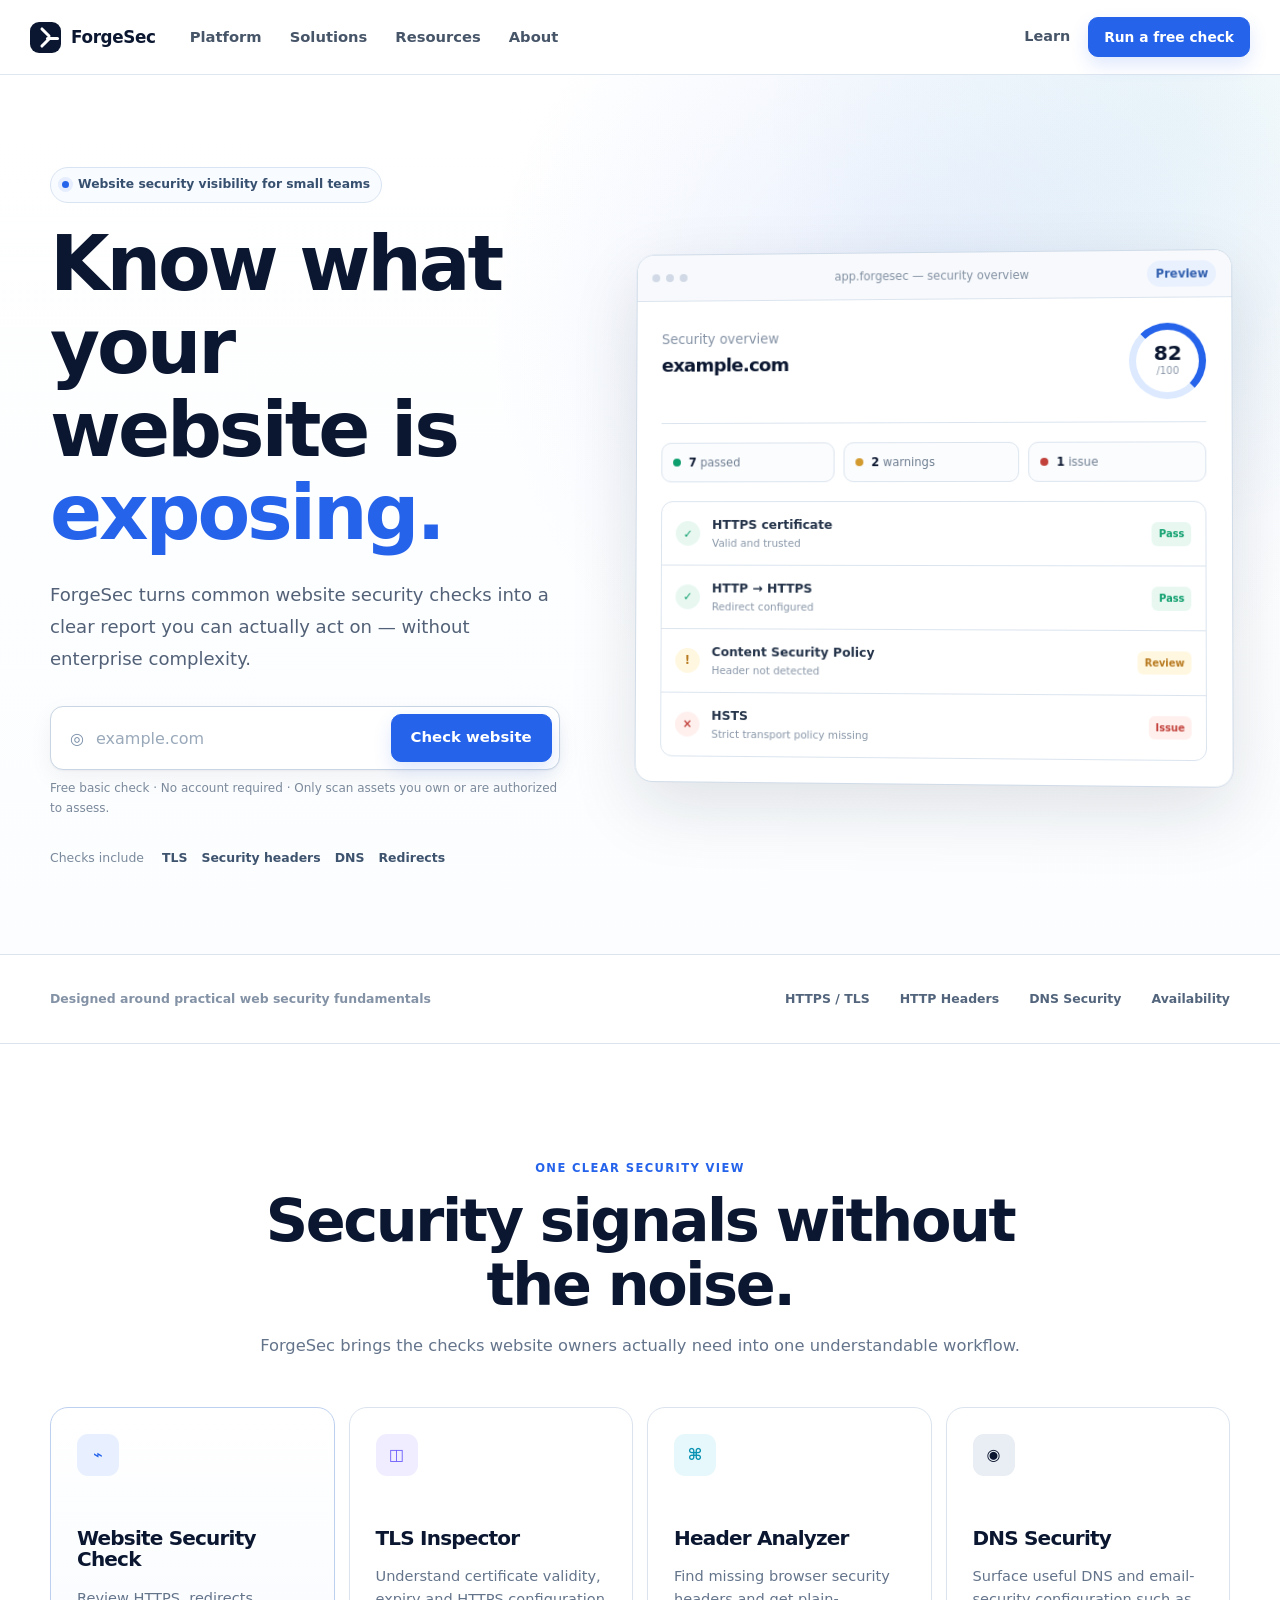
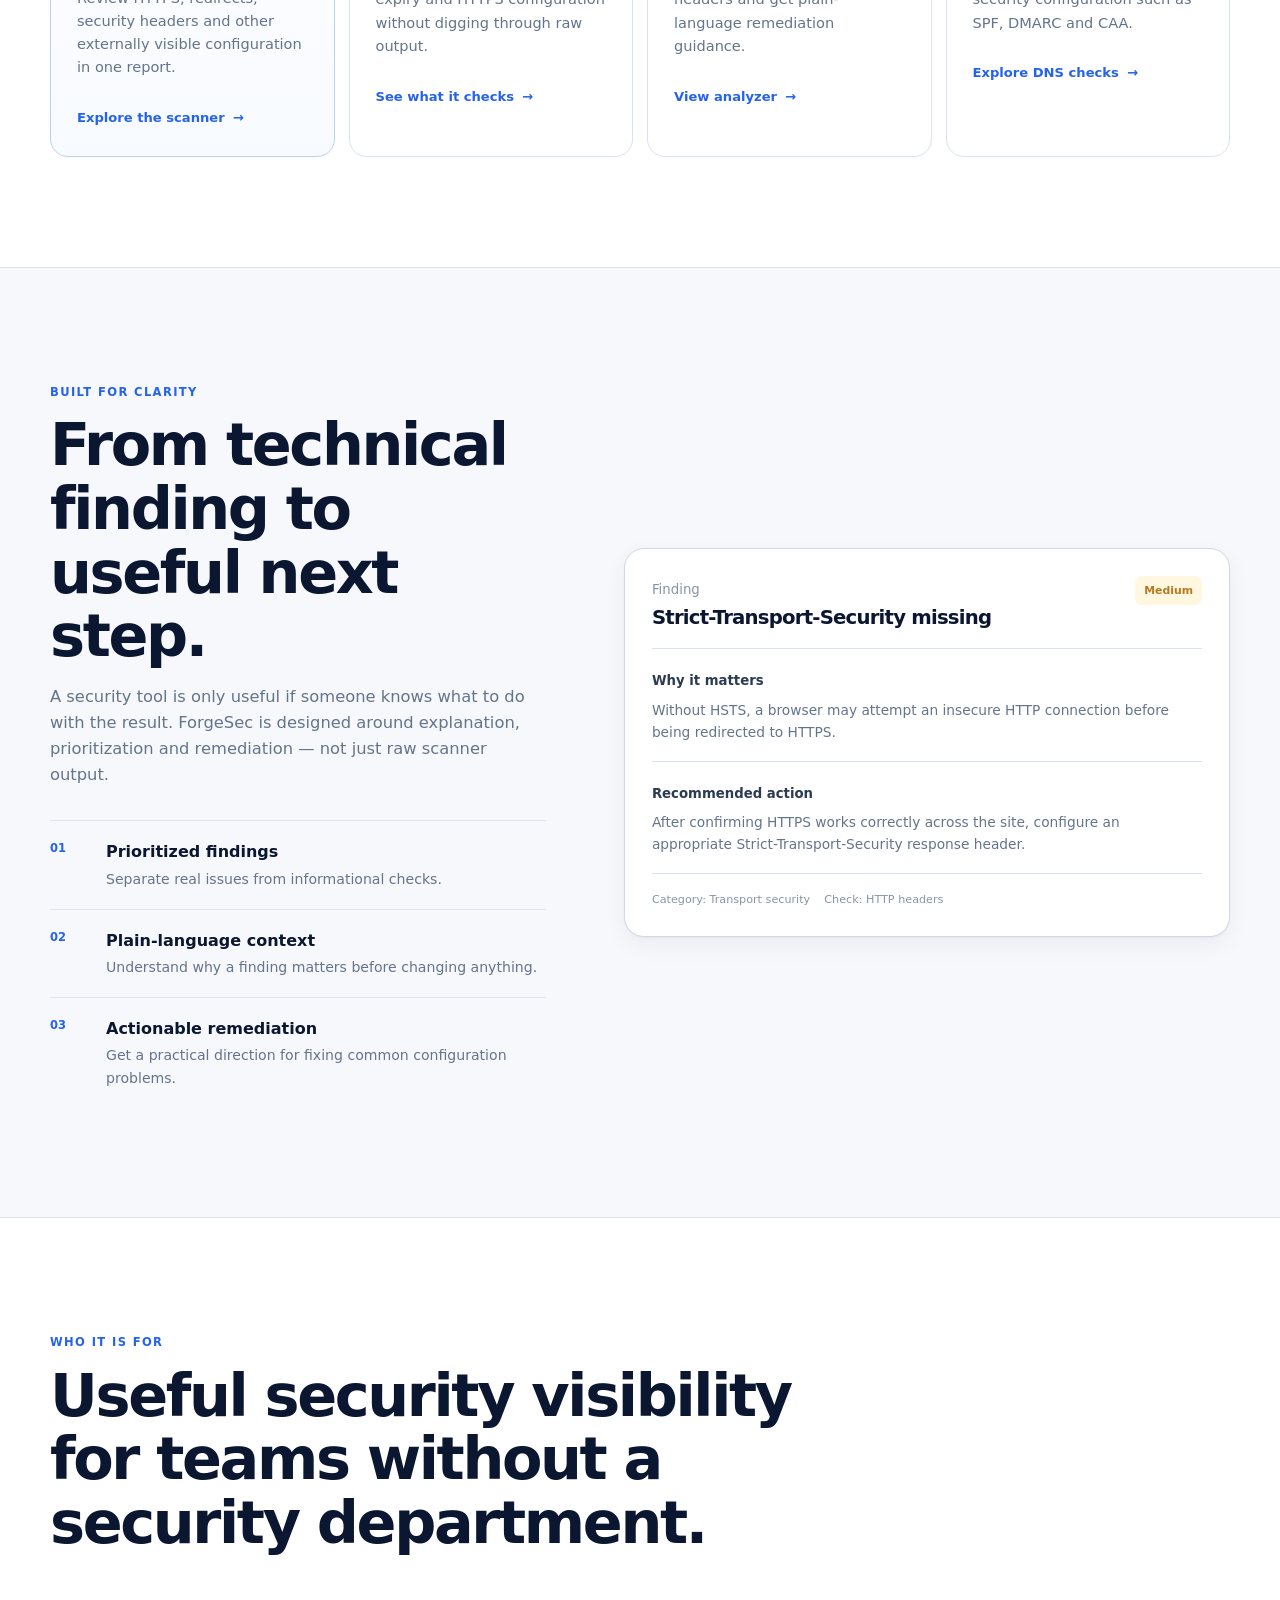
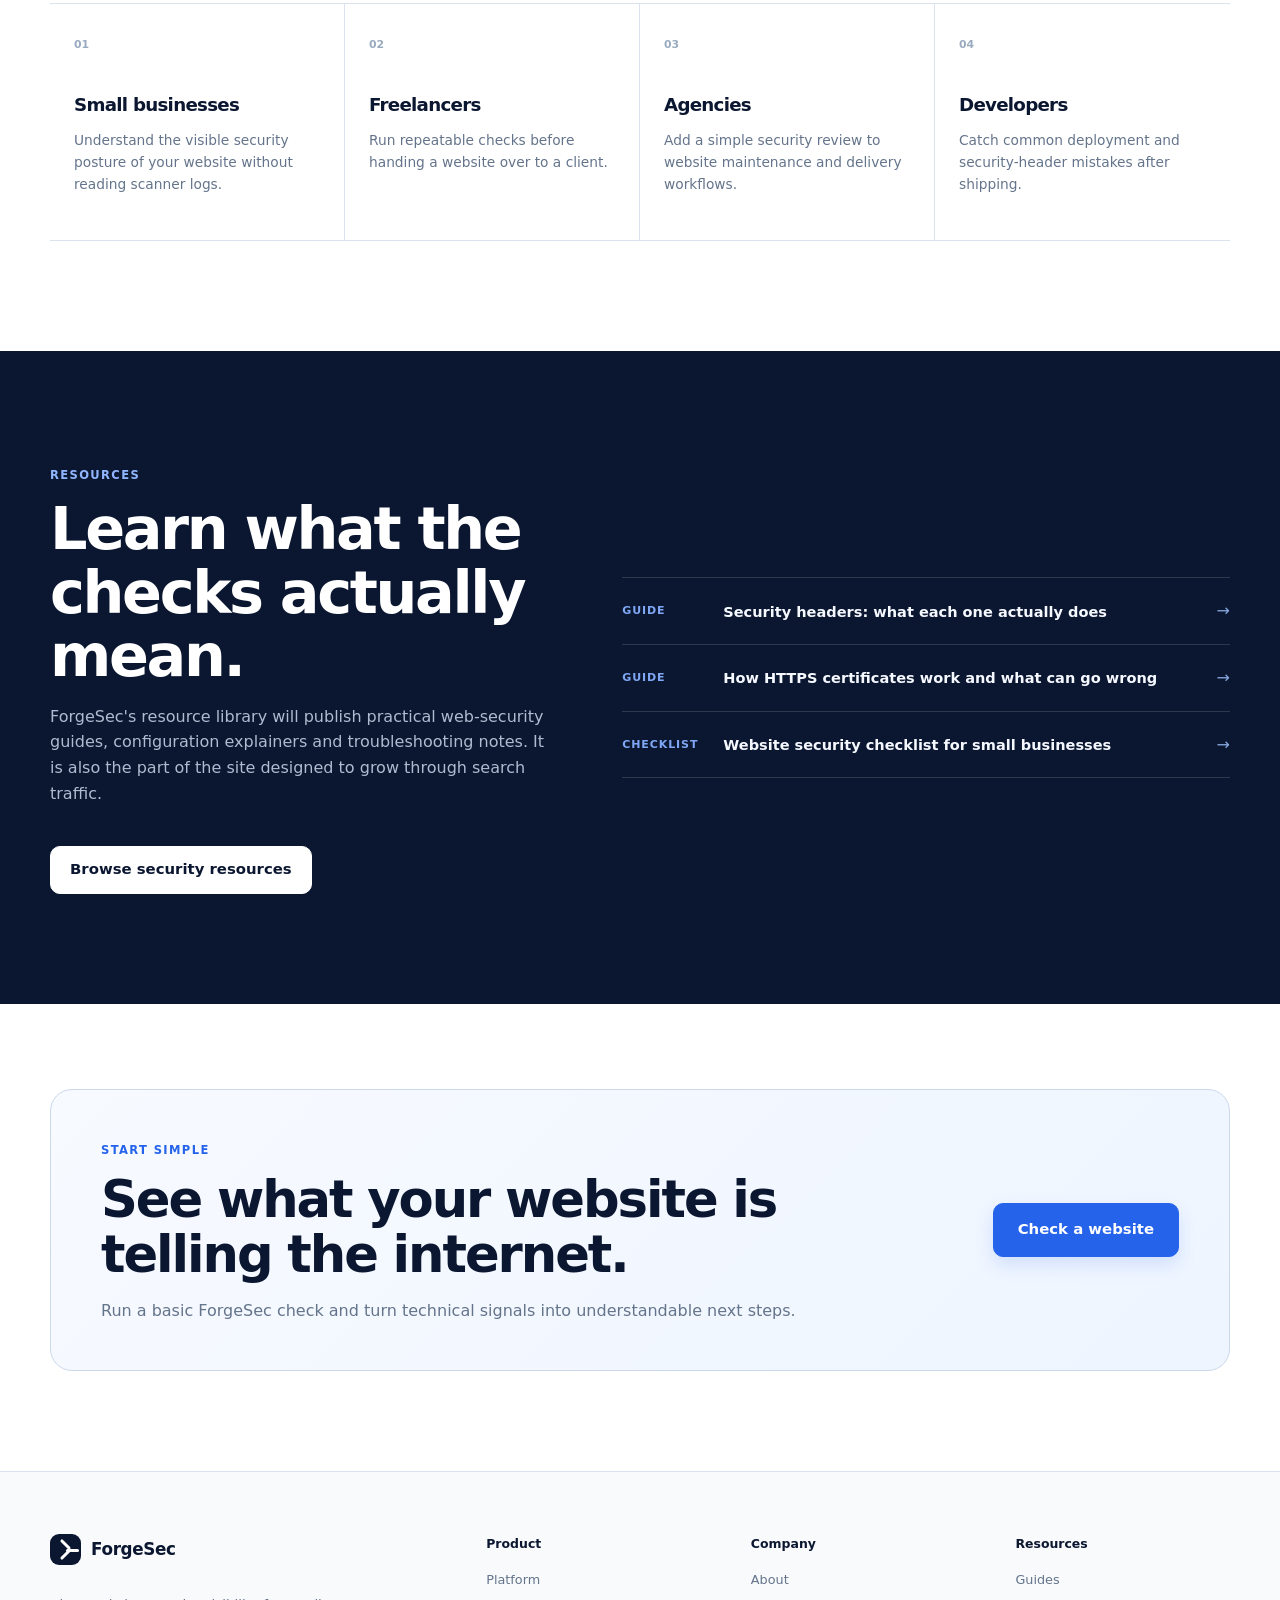
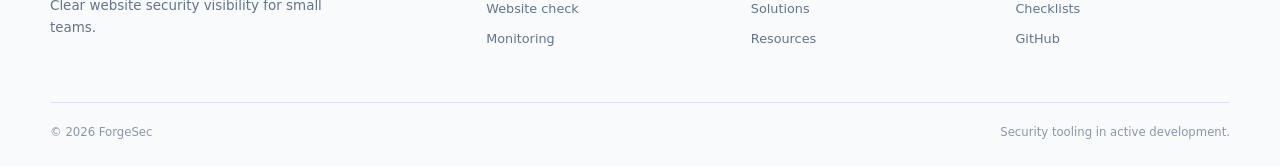
<file: website/index.html>
<!doctype html>
<html lang="en">
<head>
  <meta charset="utf-8" />
  <meta name="viewport" content="width=device-width, initial-scale=1" />
  <meta name="description" content="ForgeSec helps small teams understand and monitor the security posture of their websites with clear, actionable checks." />
  <title>ForgeSec — Website security, made clear</title>
  <link rel="stylesheet" href="styles.css" />
</head>
<body>
  <header class="site-header">
    <div class="nav-shell">
      <a class="brand" href="index.html" aria-label="ForgeSec home">
        <span class="brand-symbol" aria-hidden="true"><span></span></span>
        <span>ForgeSec</span>
      </a>
      <nav class="desktop-nav" aria-label="Primary navigation">
        <a href="tools.html">Platform</a>
        <a href="projects.html">Solutions</a>
        <a href="writeups.html">Resources</a>
        <a href="about.html">About</a>
      </nav>
      <div class="nav-actions">
        <a class="text-link desktop-only" href="writeups.html">Learn</a>
        <a class="button small" href="#scan">Run a free check</a>
      </div>
    </div>
  </header>

  <main>
    <section class="hero-section">
      <div class="container hero-grid">
        <div class="hero-copy">
          <div class="pill"><span></span> Website security visibility for small teams</div>
          <h1>Know what your website is <em>exposing.</em></h1>
          <p class="hero-lead">ForgeSec turns common website security checks into a clear report you can actually act on — without enterprise complexity.</p>

          <form class="scan-bar" id="scan" data-scan-form>
            <div class="scan-field">
              <span class="scan-icon">◎</span>
              <input type="text" name="target" placeholder="example.com" aria-label="Website to check" autocomplete="off" />
            </div>
            <button class="button" type="submit">Check website</button>
          </form>
          <p class="form-note">Free basic check · No account required · Only scan assets you own or are authorized to assess.</p>

          <div class="hero-proof">
            <span>Checks include</span>
            <b>TLS</b>
            <b>Security headers</b>
            <b>DNS</b>
            <b>Redirects</b>
          </div>
        </div>

        <div class="product-window" aria-label="ForgeSec report preview">
          <div class="window-top">
            <div class="window-dots"><i></i><i></i><i></i></div>
            <span>app.forgesec — security overview</span>
            <span class="live-badge">Preview</span>
          </div>
          <div class="window-body">
            <div class="dashboard-head">
              <div>
                <small>Security overview</small>
                <h3>example.com</h3>
              </div>
              <div class="score-ring"><strong>82</strong><span>/100</span></div>
            </div>

            <div class="summary-row">
              <div><span class="status-dot good"></span><p><b>7</b> passed</p></div>
              <div><span class="status-dot warn"></span><p><b>2</b> warnings</p></div>
              <div><span class="status-dot bad"></span><p><b>1</b> issue</p></div>
            </div>

            <div class="finding-list">
              <div class="finding"><span class="check good">✓</span><div><b>HTTPS certificate</b><small>Valid and trusted</small></div><span class="tag success">Pass</span></div>
              <div class="finding"><span class="check good">✓</span><div><b>HTTP → HTTPS</b><small>Redirect configured</small></div><span class="tag success">Pass</span></div>
              <div class="finding"><span class="check warn">!</span><div><b>Content Security Policy</b><small>Header not detected</small></div><span class="tag warning">Review</span></div>
              <div class="finding"><span class="check bad">×</span><div><b>HSTS</b><small>Strict transport policy missing</small></div><span class="tag danger">Issue</span></div>
            </div>
          </div>
        </div>
      </div>
    </section>

    <section class="trust-strip">
      <div class="container trust-row">
        <p>Designed around practical web security fundamentals</p>
        <div><span>HTTPS / TLS</span><span>HTTP Headers</span><span>DNS Security</span><span>Availability</span></div>
      </div>
    </section>

    <section class="section">
      <div class="container">
        <div class="section-intro centered">
          <span class="eyebrow">One clear security view</span>
          <h2>Security signals without the noise.</h2>
          <p>ForgeSec brings the checks website owners actually need into one understandable workflow.</p>
        </div>

        <div class="feature-grid">
          <article class="feature-card featured">
            <div class="feature-icon blue">⌁</div>
            <h3>Website Security Check</h3>
            <p>Review HTTPS, redirects, security headers and other externally visible configuration in one report.</p>
            <a href="tools.html">Explore the scanner <span>→</span></a>
          </article>
          <article class="feature-card">
            <div class="feature-icon violet">◫</div>
            <h3>TLS Inspector</h3>
            <p>Understand certificate validity, expiry and HTTPS configuration without digging through raw output.</p>
            <a href="tools.html">See what it checks <span>→</span></a>
          </article>
          <article class="feature-card">
            <div class="feature-icon cyan">⌘</div>
            <h3>Header Analyzer</h3>
            <p>Find missing browser security headers and get plain-language remediation guidance.</p>
            <a href="tools.html">View analyzer <span>→</span></a>
          </article>
          <article class="feature-card">
            <div class="feature-icon navy">◉</div>
            <h3>DNS Security</h3>
            <p>Surface useful DNS and email-security configuration such as SPF, DMARC and CAA.</p>
            <a href="tools.html">Explore DNS checks <span>→</span></a>
          </article>
        </div>
      </div>
    </section>

    <section class="section soft-section">
      <div class="container split-section">
        <div>
          <span class="eyebrow">Built for clarity</span>
          <h2>From technical finding to useful next step.</h2>
          <p class="section-copy">A security tool is only useful if someone knows what to do with the result. ForgeSec is designed around explanation, prioritization and remediation — not just raw scanner output.</p>
          <ul class="benefit-list">
            <li><span>01</span><div><b>Prioritized findings</b><p>Separate real issues from informational checks.</p></div></li>
            <li><span>02</span><div><b>Plain-language context</b><p>Understand why a finding matters before changing anything.</p></div></li>
            <li><span>03</span><div><b>Actionable remediation</b><p>Get a practical direction for fixing common configuration problems.</p></div></li>
          </ul>
        </div>
        <div class="report-card">
          <div class="report-title"><div><small>Finding</small><h3>Strict-Transport-Security missing</h3></div><span class="severity medium">Medium</span></div>
          <div class="report-block"><b>Why it matters</b><p>Without HSTS, a browser may attempt an insecure HTTP connection before being redirected to HTTPS.</p></div>
          <div class="report-block"><b>Recommended action</b><p>After confirming HTTPS works correctly across the site, configure an appropriate Strict-Transport-Security response header.</p></div>
          <div class="report-meta"><span>Category: Transport security</span><span>Check: HTTP headers</span></div>
        </div>
      </div>
    </section>

    <section class="section">
      <div class="container">
        <div class="section-intro">
          <span class="eyebrow">Who it is for</span>
          <h2>Useful security visibility for teams without a security department.</h2>
        </div>
        <div class="audience-grid">
          <article><span>01</span><h3>Small businesses</h3><p>Understand the visible security posture of your website without reading scanner logs.</p></article>
          <article><span>02</span><h3>Freelancers</h3><p>Run repeatable checks before handing a website over to a client.</p></article>
          <article><span>03</span><h3>Agencies</h3><p>Add a simple security review to website maintenance and delivery workflows.</p></article>
          <article><span>04</span><h3>Developers</h3><p>Catch common deployment and security-header mistakes after shipping.</p></article>
        </div>
      </div>
    </section>

    <section class="section dark-section">
      <div class="container dark-grid">
        <div>
          <span class="eyebrow light">Resources</span>
          <h2>Learn what the checks actually mean.</h2>
          <p>ForgeSec's resource library will publish practical web-security guides, configuration explainers and troubleshooting notes. It is also the part of the site designed to grow through search traffic.</p>
          <a class="button light-button" href="writeups.html">Browse security resources</a>
        </div>
        <div class="resource-stack">
          <a href="writeups.html"><span>Guide</span><b>Security headers: what each one actually does</b><i>→</i></a>
          <a href="writeups.html"><span>Guide</span><b>How HTTPS certificates work and what can go wrong</b><i>→</i></a>
          <a href="writeups.html"><span>Checklist</span><b>Website security checklist for small businesses</b><i>→</i></a>
        </div>
      </div>
    </section>

    <section class="cta-section">
      <div class="container cta-card">
        <div><span class="eyebrow">Start simple</span><h2>See what your website is telling the internet.</h2><p>Run a basic ForgeSec check and turn technical signals into understandable next steps.</p></div>
        <a class="button large" href="#scan">Check a website</a>
      </div>
    </section>
  </main>

  <footer>
    <div class="container footer-grid">
      <div><a class="brand footer-brand" href="index.html"><span class="brand-symbol"><span></span></span><span>ForgeSec</span></a><p>Clear website security visibility for small teams.</p></div>
      <div><b>Product</b><a href="tools.html">Platform</a><a href="tools.html">Website check</a><a href="tools.html">Monitoring</a></div>
      <div><b>Company</b><a href="about.html">About</a><a href="projects.html">Solutions</a><a href="writeups.html">Resources</a></div>
      <div><b>Resources</b><a href="writeups.html">Guides</a><a href="writeups.html">Checklists</a><a href="https://github.com/Yassine-Dakhla/oci-cloud-security-lab" target="_blank" rel="noreferrer">GitHub</a></div>
    </div>
    <div class="container footer-bottom"><span>© 2026 ForgeSec</span><span>Security tooling in active development.</span></div>
  </footer>
  <script src="app.js"></script>
</body>
</html>
</file>
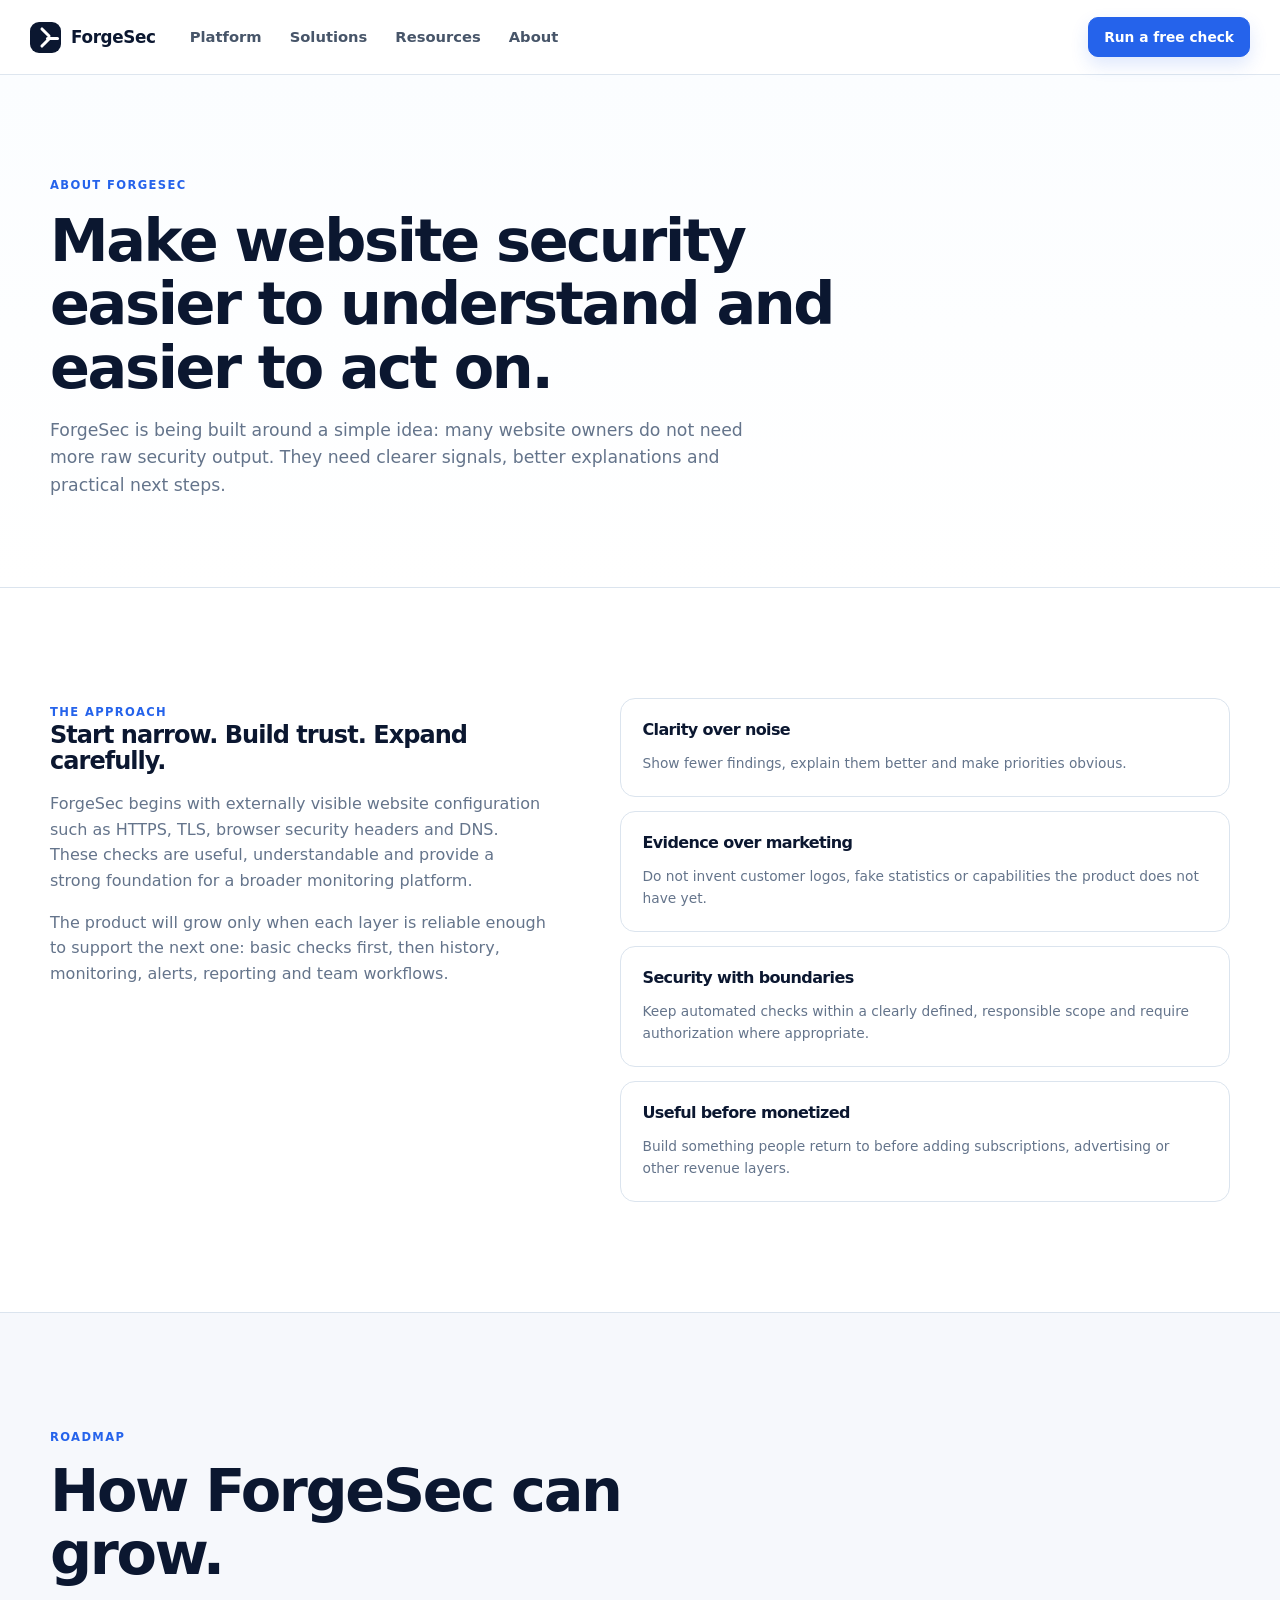
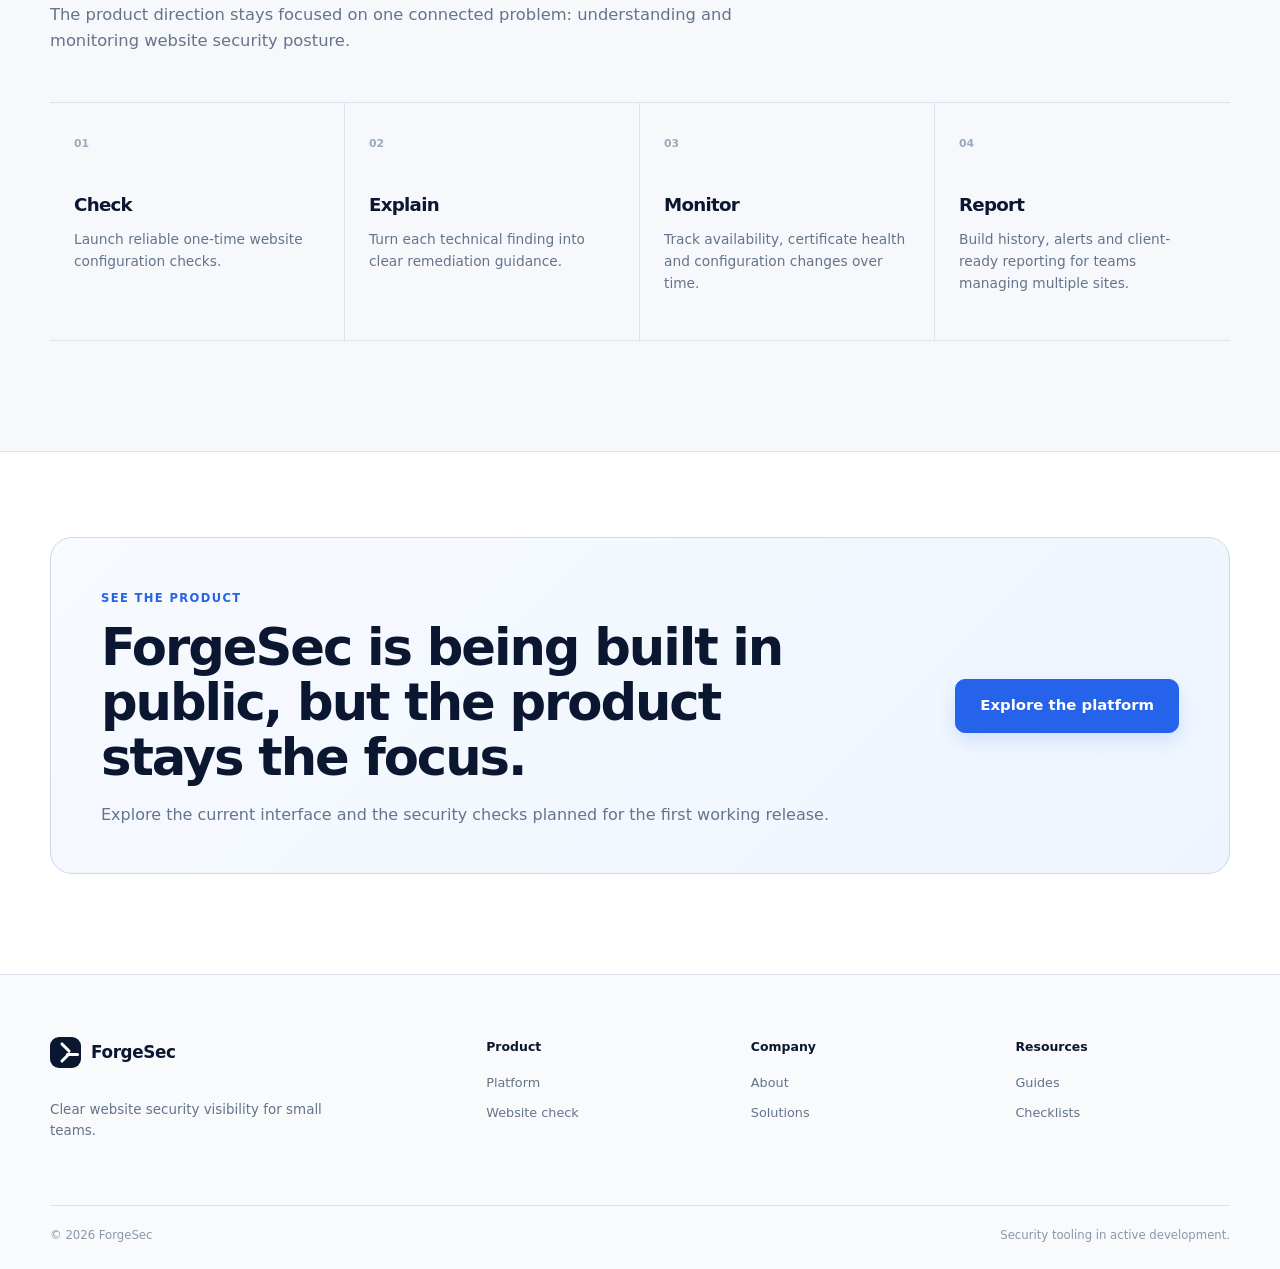
<file: website/about.html>
<!doctype html>
<html lang="en">
<head>
  <meta charset="utf-8" />
  <meta name="viewport" content="width=device-width, initial-scale=1" />
  <meta name="description" content="About ForgeSec and its approach to clear, practical website security." />
  <title>About — ForgeSec</title>
  <link rel="stylesheet" href="styles.css" />
</head>
<body>
  <header class="site-header">
    <div class="nav-shell">
      <a class="brand" href="index.html"><span class="brand-symbol"><span></span></span><span>ForgeSec</span></a>
      <nav class="desktop-nav"><a href="tools.html">Platform</a><a href="projects.html">Solutions</a><a href="writeups.html">Resources</a><a href="about.html">About</a></nav>
      <div class="nav-actions"><a class="button small" href="tools.html#scanner">Run a free check</a></div>
    </div>
  </header>

  <main>
    <section class="page-hero">
      <div class="container">
        <span class="eyebrow">About ForgeSec</span>
        <h1>Make website security easier to understand and easier to act on.</h1>
        <p>ForgeSec is being built around a simple idea: many website owners do not need more raw security output. They need clearer signals, better explanations and practical next steps.</p>
      </div>
    </section>

    <section class="section">
      <div class="container about-panel">
        <div>
          <span class="eyebrow">The approach</span>
          <h2>Start narrow. Build trust. Expand carefully.</h2>
          <p>ForgeSec begins with externally visible website configuration such as HTTPS, TLS, browser security headers and DNS. These checks are useful, understandable and provide a strong foundation for a broader monitoring platform.</p>
          <p>The product will grow only when each layer is reliable enough to support the next one: basic checks first, then history, monitoring, alerts, reporting and team workflows.</p>
        </div>
        <div class="principles">
          <article><h3>Clarity over noise</h3><p>Show fewer findings, explain them better and make priorities obvious.</p></article>
          <article><h3>Evidence over marketing</h3><p>Do not invent customer logos, fake statistics or capabilities the product does not have yet.</p></article>
          <article><h3>Security with boundaries</h3><p>Keep automated checks within a clearly defined, responsible scope and require authorization where appropriate.</p></article>
          <article><h3>Useful before monetized</h3><p>Build something people return to before adding subscriptions, advertising or other revenue layers.</p></article>
        </div>
      </div>
    </section>

    <section class="section soft-section">
      <div class="container">
        <div class="section-intro"><span class="eyebrow">Roadmap</span><h2>How ForgeSec can grow.</h2><p>The product direction stays focused on one connected problem: understanding and monitoring website security posture.</p></div>
        <div class="audience-grid">
          <article><span>01</span><h3>Check</h3><p>Launch reliable one-time website configuration checks.</p></article>
          <article><span>02</span><h3>Explain</h3><p>Turn each technical finding into clear remediation guidance.</p></article>
          <article><span>03</span><h3>Monitor</h3><p>Track availability, certificate health and configuration changes over time.</p></article>
          <article><span>04</span><h3>Report</h3><p>Build history, alerts and client-ready reporting for teams managing multiple sites.</p></article>
        </div>
      </div>
    </section>

    <section class="cta-section"><div class="container cta-card"><div><span class="eyebrow">See the product</span><h2>ForgeSec is being built in public, but the product stays the focus.</h2><p>Explore the current interface and the security checks planned for the first working release.</p></div><a class="button large" href="tools.html">Explore the platform</a></div></section>
  </main>

  <footer>
    <div class="container footer-grid">
      <div><a class="brand footer-brand" href="index.html"><span class="brand-symbol"><span></span></span><span>ForgeSec</span></a><p>Clear website security visibility for small teams.</p></div>
      <div><b>Product</b><a href="tools.html">Platform</a><a href="tools.html">Website check</a></div>
      <div><b>Company</b><a href="about.html">About</a><a href="projects.html">Solutions</a></div>
      <div><b>Resources</b><a href="writeups.html">Guides</a><a href="writeups.html">Checklists</a></div>
    </div>
    <div class="container footer-bottom"><span>© 2026 ForgeSec</span><span>Security tooling in active development.</span></div>
  </footer>
</body>
</html>
</file>
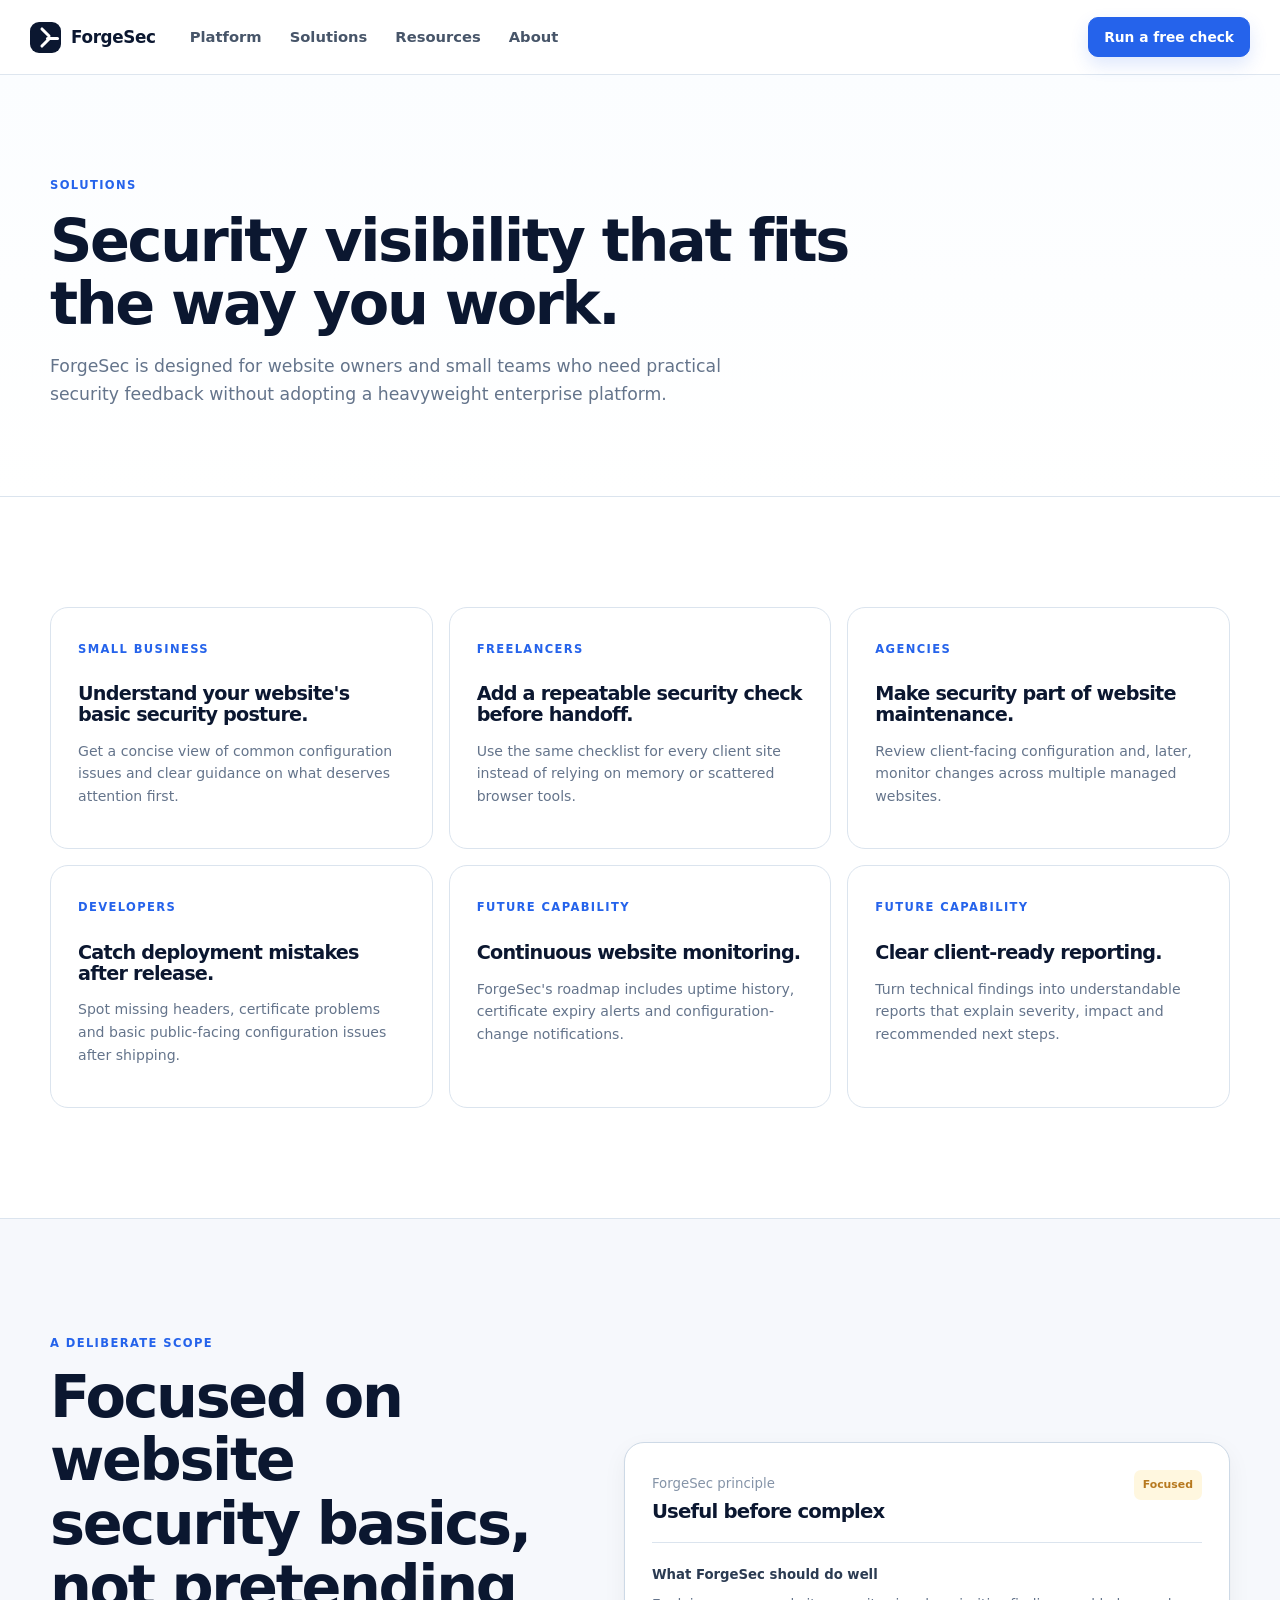
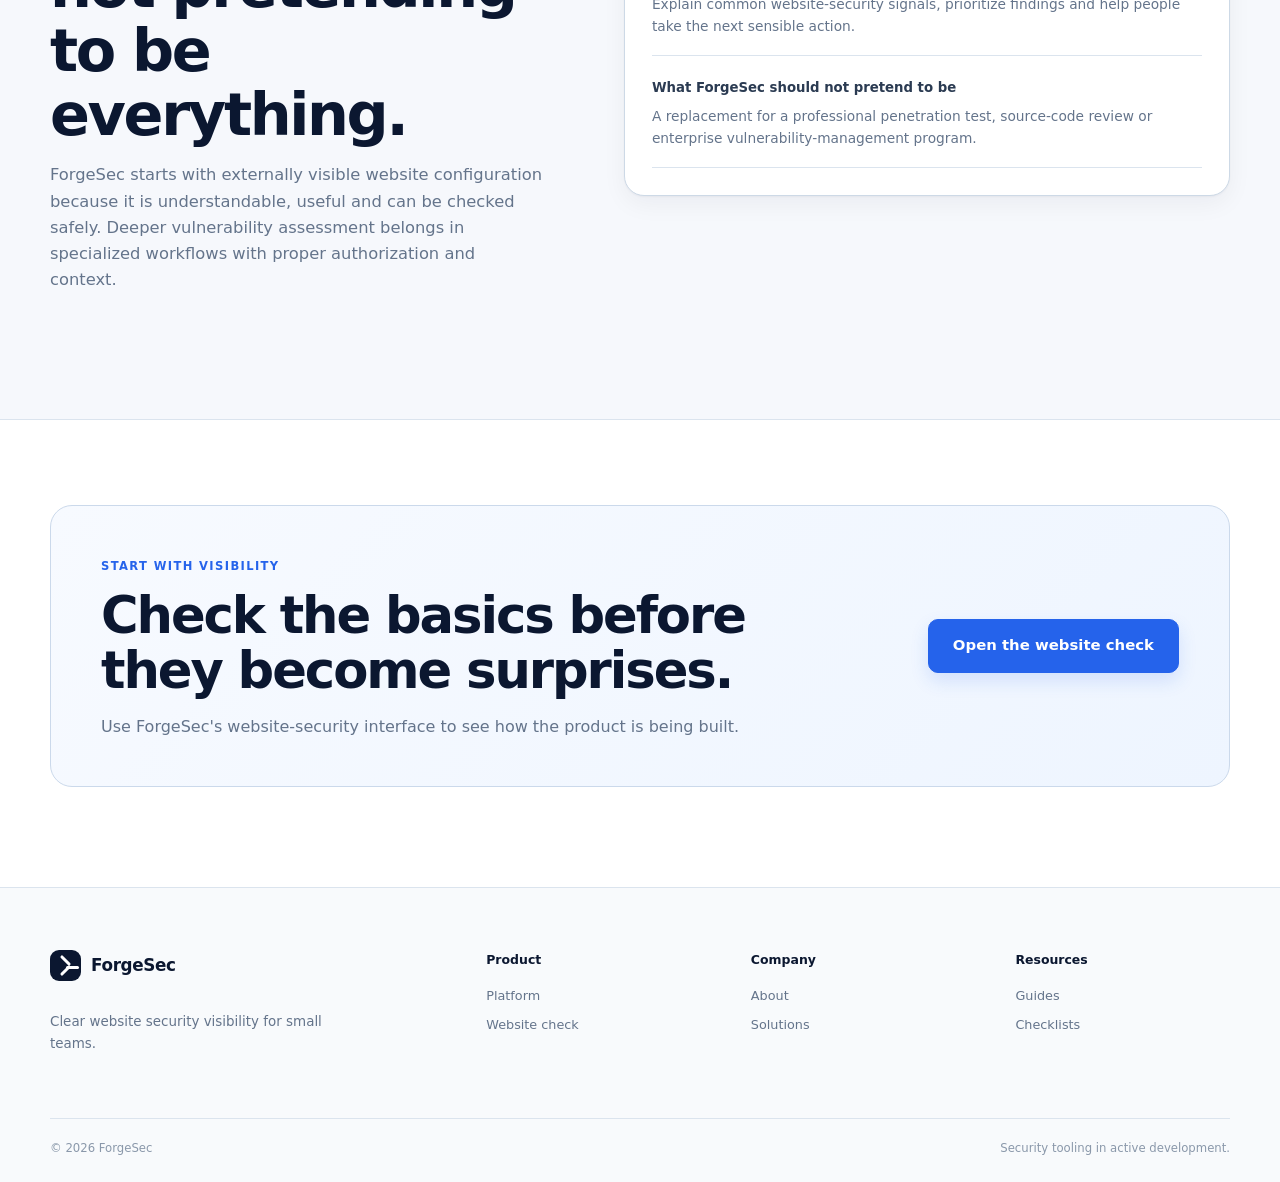
<file: website/projects.html>
<!doctype html>
<html lang="en">
<head>
  <meta charset="utf-8" />
  <meta name="viewport" content="width=device-width, initial-scale=1" />
  <meta name="description" content="ForgeSec solutions for small businesses, freelancers, agencies and developers." />
  <title>Solutions — ForgeSec</title>
  <link rel="stylesheet" href="styles.css" />
</head>
<body>
  <header class="site-header">
    <div class="nav-shell">
      <a class="brand" href="index.html"><span class="brand-symbol"><span></span></span><span>ForgeSec</span></a>
      <nav class="desktop-nav"><a href="tools.html">Platform</a><a href="projects.html">Solutions</a><a href="writeups.html">Resources</a><a href="about.html">About</a></nav>
      <div class="nav-actions"><a class="button small" href="tools.html#scanner">Run a free check</a></div>
    </div>
  </header>

  <main>
    <section class="page-hero">
      <div class="container">
        <span class="eyebrow">Solutions</span>
        <h1>Security visibility that fits the way you work.</h1>
        <p>ForgeSec is designed for website owners and small teams who need practical security feedback without adopting a heavyweight enterprise platform.</p>
      </div>
    </section>

    <section class="section">
      <div class="container">
        <div class="solution-grid">
          <article class="solution-card"><span class="eyebrow">Small business</span><h3>Understand your website's basic security posture.</h3><p>Get a concise view of common configuration issues and clear guidance on what deserves attention first.</p></article>
          <article class="solution-card"><span class="eyebrow">Freelancers</span><h3>Add a repeatable security check before handoff.</h3><p>Use the same checklist for every client site instead of relying on memory or scattered browser tools.</p></article>
          <article class="solution-card"><span class="eyebrow">Agencies</span><h3>Make security part of website maintenance.</h3><p>Review client-facing configuration and, later, monitor changes across multiple managed websites.</p></article>
          <article class="solution-card"><span class="eyebrow">Developers</span><h3>Catch deployment mistakes after release.</h3><p>Spot missing headers, certificate problems and basic public-facing configuration issues after shipping.</p></article>
          <article class="solution-card"><span class="eyebrow">Future capability</span><h3>Continuous website monitoring.</h3><p>ForgeSec's roadmap includes uptime history, certificate expiry alerts and configuration-change notifications.</p></article>
          <article class="solution-card"><span class="eyebrow">Future capability</span><h3>Clear client-ready reporting.</h3><p>Turn technical findings into understandable reports that explain severity, impact and recommended next steps.</p></article>
        </div>
      </div>
    </section>

    <section class="section soft-section">
      <div class="container split-section">
        <div><span class="eyebrow">A deliberate scope</span><h2>Focused on website security basics, not pretending to be everything.</h2><p class="section-copy">ForgeSec starts with externally visible website configuration because it is understandable, useful and can be checked safely. Deeper vulnerability assessment belongs in specialized workflows with proper authorization and context.</p></div>
        <div class="report-card">
          <div class="report-title"><div><small>ForgeSec principle</small><h3>Useful before complex</h3></div><span class="severity medium">Focused</span></div>
          <div class="report-block"><b>What ForgeSec should do well</b><p>Explain common website-security signals, prioritize findings and help people take the next sensible action.</p></div>
          <div class="report-block"><b>What ForgeSec should not pretend to be</b><p>A replacement for a professional penetration test, source-code review or enterprise vulnerability-management program.</p></div>
        </div>
      </div>
    </section>

    <section class="cta-section"><div class="container cta-card"><div><span class="eyebrow">Start with visibility</span><h2>Check the basics before they become surprises.</h2><p>Use ForgeSec's website-security interface to see how the product is being built.</p></div><a class="button large" href="tools.html#scanner">Open the website check</a></div></section>
  </main>

  <footer>
    <div class="container footer-grid">
      <div><a class="brand footer-brand" href="index.html"><span class="brand-symbol"><span></span></span><span>ForgeSec</span></a><p>Clear website security visibility for small teams.</p></div>
      <div><b>Product</b><a href="tools.html">Platform</a><a href="tools.html">Website check</a></div>
      <div><b>Company</b><a href="about.html">About</a><a href="projects.html">Solutions</a></div>
      <div><b>Resources</b><a href="writeups.html">Guides</a><a href="writeups.html">Checklists</a></div>
    </div>
    <div class="container footer-bottom"><span>© 2026 ForgeSec</span><span>Security tooling in active development.</span></div>
  </footer>
</body>
</html>
</file>
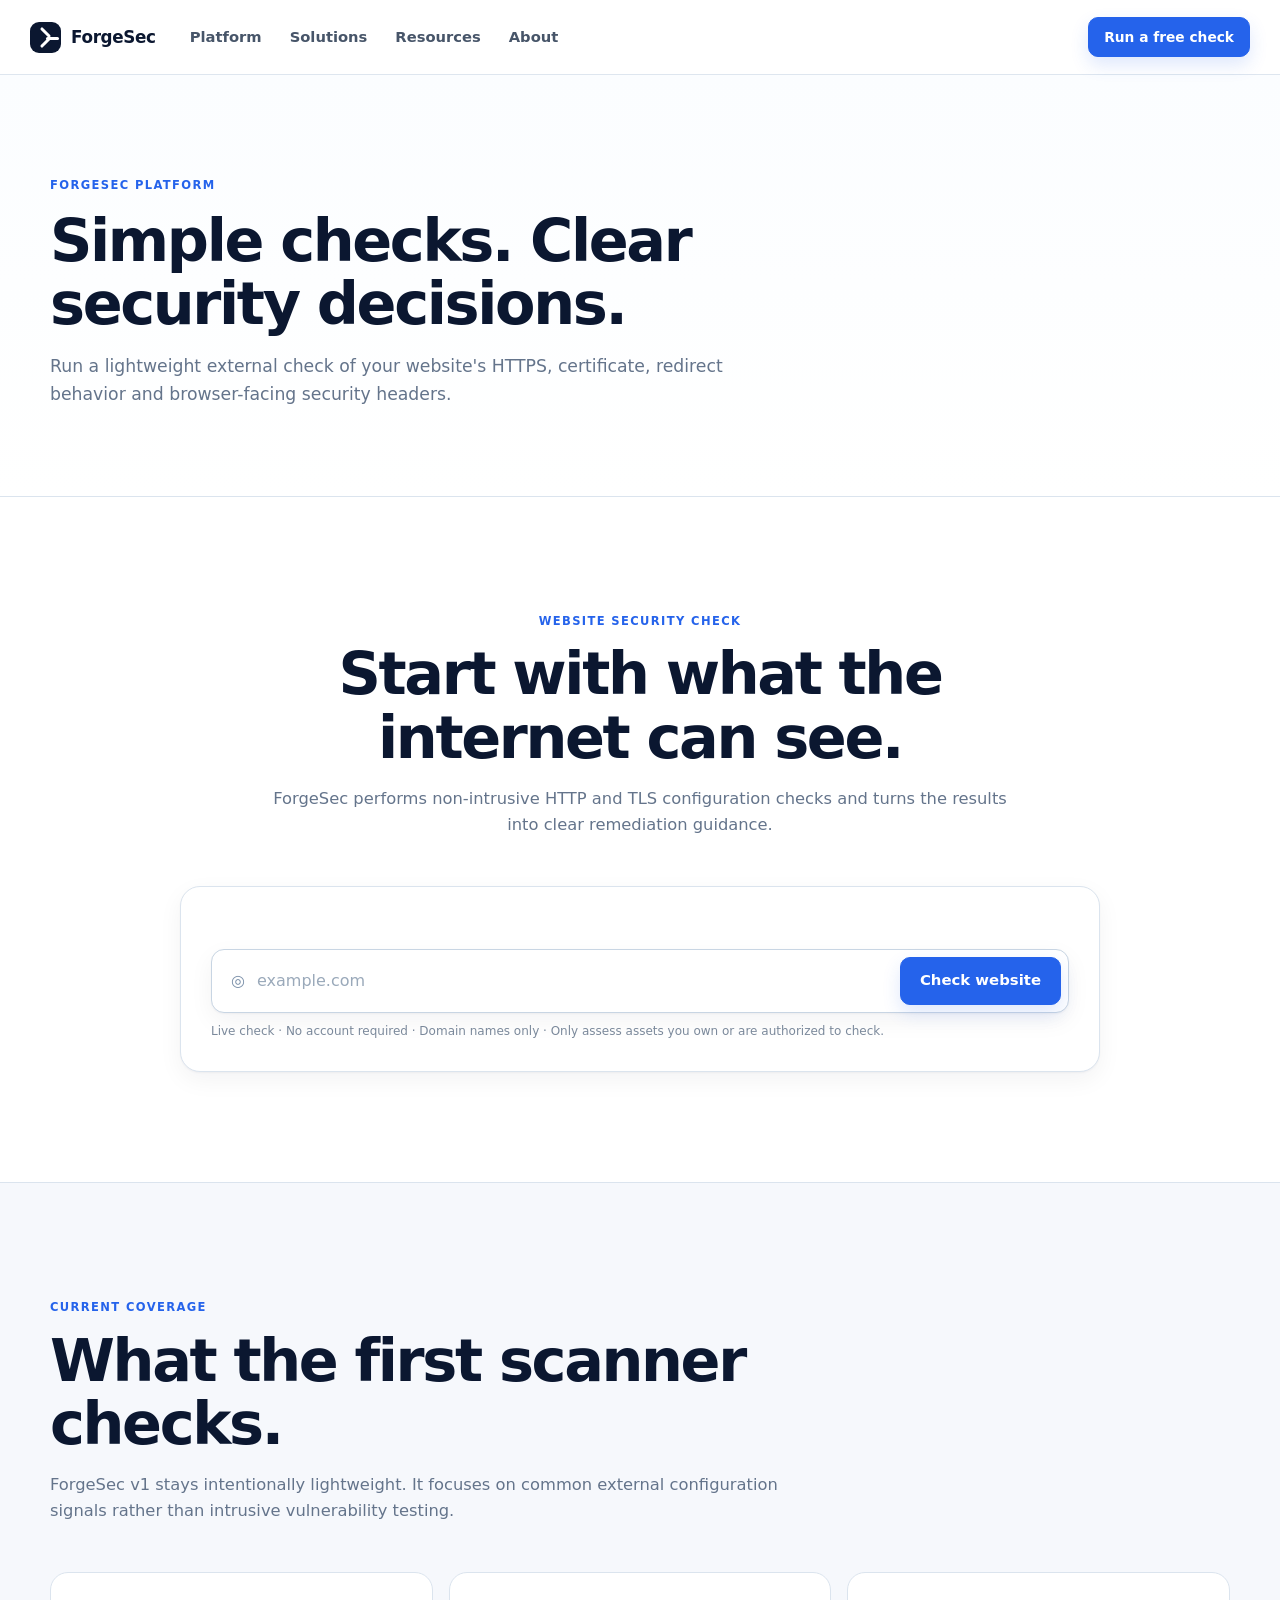
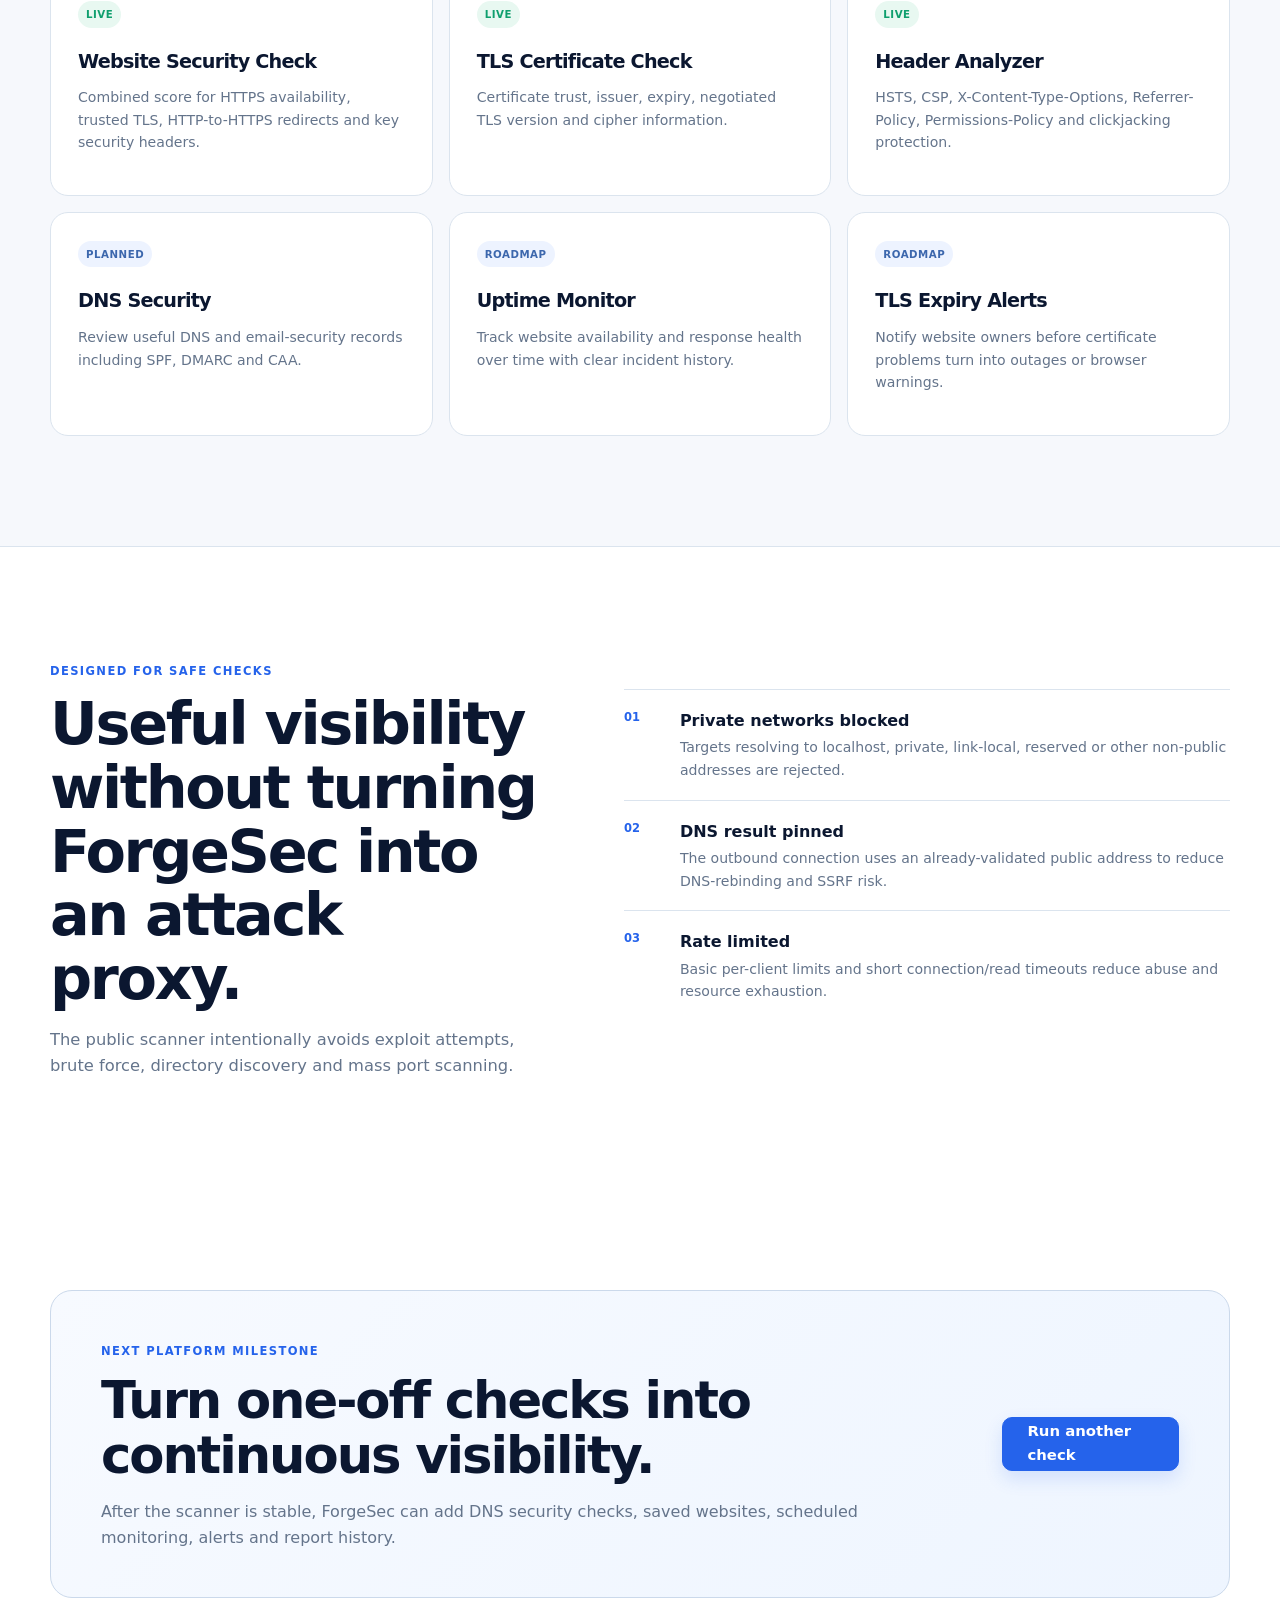
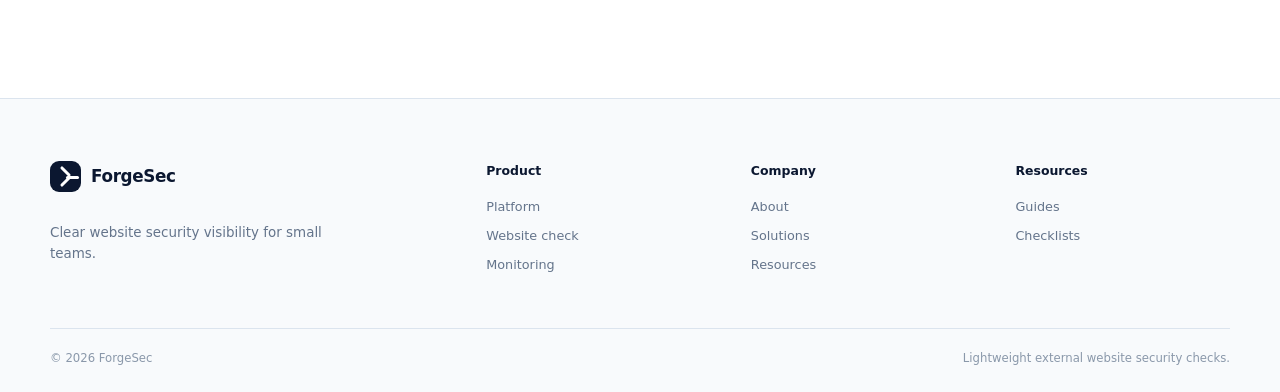
<file: website/tools.html>
<!doctype html>
<html lang="en">
<head>
  <meta charset="utf-8" />
  <meta name="viewport" content="width=device-width, initial-scale=1" />
  <meta name="description" content="Run a ForgeSec website security check for HTTPS, TLS certificates, redirects and browser security headers." />
  <title>Website Security Check — ForgeSec</title>
  <link rel="stylesheet" href="styles.css" />
  <link rel="stylesheet" href="scanner.css" />
</head>
<body>
  <header class="site-header">
    <div class="nav-shell">
      <a class="brand" href="index.html"><span class="brand-symbol"><span></span></span><span>ForgeSec</span></a>
      <nav class="desktop-nav"><a href="tools.html">Platform</a><a href="projects.html">Solutions</a><a href="writeups.html">Resources</a><a href="about.html">About</a></nav>
      <div class="nav-actions"><a class="button small" href="#scanner">Run a free check</a></div>
    </div>
  </header>

  <main>
    <section class="page-hero">
      <div class="container">
        <span class="eyebrow">ForgeSec platform</span>
        <h1>Simple checks. Clear security decisions.</h1>
        <p>Run a lightweight external check of your website's HTTPS, certificate, redirect behavior and browser-facing security headers.</p>
      </div>
    </section>

    <section class="section" id="scanner">
      <div class="container">
        <div class="section-intro centered">
          <span class="eyebrow">Website security check</span>
          <h2>Start with what the internet can see.</h2>
          <p>ForgeSec performs non-intrusive HTTP and TLS configuration checks and turns the results into clear remediation guidance.</p>
        </div>

        <div class="demo-shell">
          <form class="scan-bar" data-scan-form data-live-scan>
            <div class="scan-field"><span class="scan-icon">◎</span><input type="text" name="target" placeholder="example.com" aria-label="Website to check" autocomplete="off" /></div>
            <button class="button" type="submit">Check website</button>
          </form>
          <p class="form-note">Live check · No account required · Domain names only · Only assess assets you own or are authorized to check.</p>
          <div class="scan-message" data-scan-message hidden></div>
          <div class="demo-results live-results" data-live-results aria-live="polite"></div>
        </div>
      </div>
    </section>

    <section class="section soft-section">
      <div class="container">
        <div class="section-intro"><span class="eyebrow">Current coverage</span><h2>What the first scanner checks.</h2><p>ForgeSec v1 stays intentionally lightweight. It focuses on common external configuration signals rather than intrusive vulnerability testing.</p></div>
        <div class="tool-grid">
          <article class="tool-card"><span class="tool-state live-state">Live</span><h3>Website Security Check</h3><p>Combined score for HTTPS availability, trusted TLS, HTTP-to-HTTPS redirects and key security headers.</p></article>
          <article class="tool-card"><span class="tool-state live-state">Live</span><h3>TLS Certificate Check</h3><p>Certificate trust, issuer, expiry, negotiated TLS version and cipher information.</p></article>
          <article class="tool-card"><span class="tool-state live-state">Live</span><h3>Header Analyzer</h3><p>HSTS, CSP, X-Content-Type-Options, Referrer-Policy, Permissions-Policy and clickjacking protection.</p></article>
          <article class="tool-card"><span class="tool-state">Planned</span><h3>DNS Security</h3><p>Review useful DNS and email-security records including SPF, DMARC and CAA.</p></article>
          <article class="tool-card"><span class="tool-state">Roadmap</span><h3>Uptime Monitor</h3><p>Track website availability and response health over time with clear incident history.</p></article>
          <article class="tool-card"><span class="tool-state">Roadmap</span><h3>TLS Expiry Alerts</h3><p>Notify website owners before certificate problems turn into outages or browser warnings.</p></article>
        </div>
      </div>
    </section>

    <section class="section">
      <div class="container split-section scanner-principles">
        <div>
          <span class="eyebrow">Designed for safe checks</span>
          <h2>Useful visibility without turning ForgeSec into an attack proxy.</h2>
          <p class="section-copy">The public scanner intentionally avoids exploit attempts, brute force, directory discovery and mass port scanning.</p>
        </div>
        <ul class="benefit-list">
          <li><span>01</span><div><b>Private networks blocked</b><p>Targets resolving to localhost, private, link-local, reserved or other non-public addresses are rejected.</p></div></li>
          <li><span>02</span><div><b>DNS result pinned</b><p>The outbound connection uses an already-validated public address to reduce DNS-rebinding and SSRF risk.</p></div></li>
          <li><span>03</span><div><b>Rate limited</b><p>Basic per-client limits and short connection/read timeouts reduce abuse and resource exhaustion.</p></div></li>
        </ul>
      </div>
    </section>

    <section class="cta-section">
      <div class="container cta-card"><div><span class="eyebrow">Next platform milestone</span><h2>Turn one-off checks into continuous visibility.</h2><p>After the scanner is stable, ForgeSec can add DNS security checks, saved websites, scheduled monitoring, alerts and report history.</p></div><a class="button large" href="#scanner">Run another check</a></div>
    </section>
  </main>

  <footer>
    <div class="container footer-grid">
      <div><a class="brand footer-brand" href="index.html"><span class="brand-symbol"><span></span></span><span>ForgeSec</span></a><p>Clear website security visibility for small teams.</p></div>
      <div><b>Product</b><a href="tools.html">Platform</a><a href="tools.html">Website check</a><a href="tools.html">Monitoring</a></div>
      <div><b>Company</b><a href="about.html">About</a><a href="projects.html">Solutions</a><a href="writeups.html">Resources</a></div>
      <div><b>Resources</b><a href="writeups.html">Guides</a><a href="writeups.html">Checklists</a></div>
    </div>
    <div class="container footer-bottom"><span>© 2026 ForgeSec</span><span>Lightweight external website security checks.</span></div>
  </footer>
  <script src="app.js"></script>
</body>
</html>
</file>
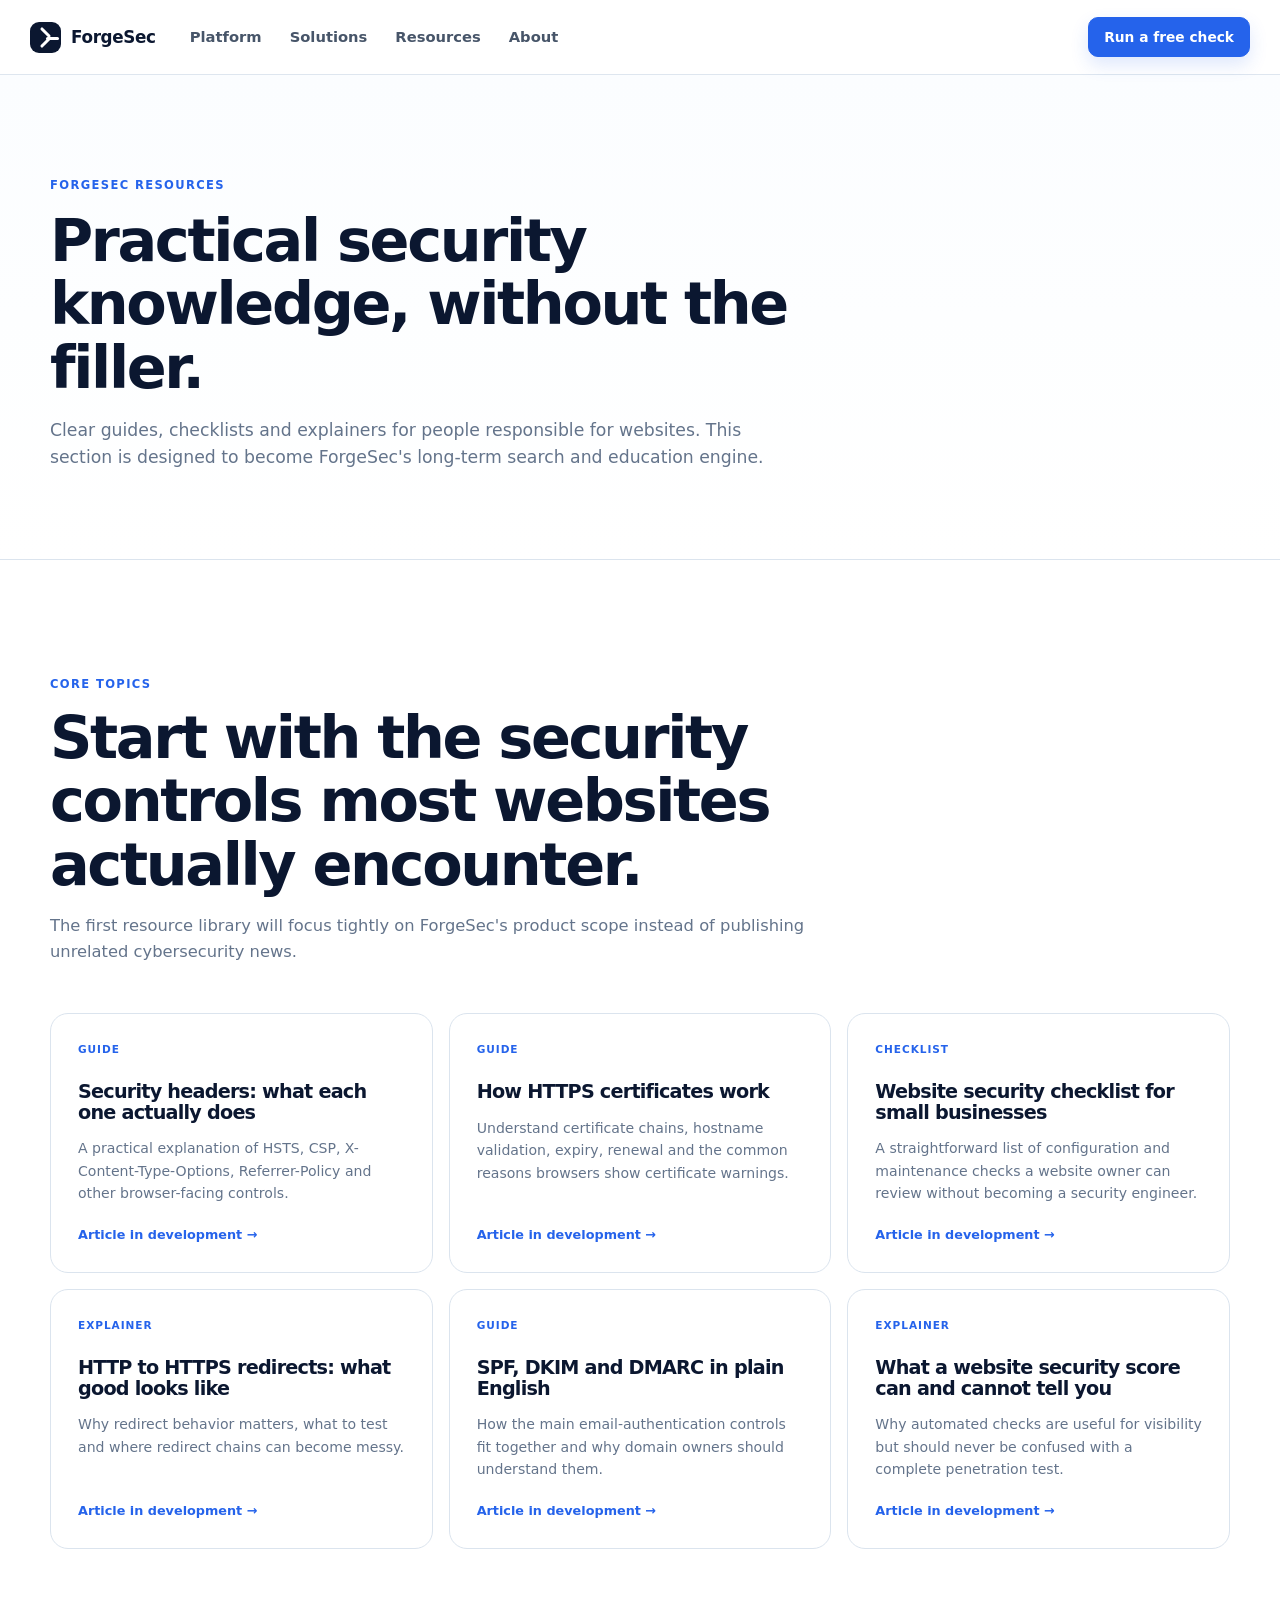
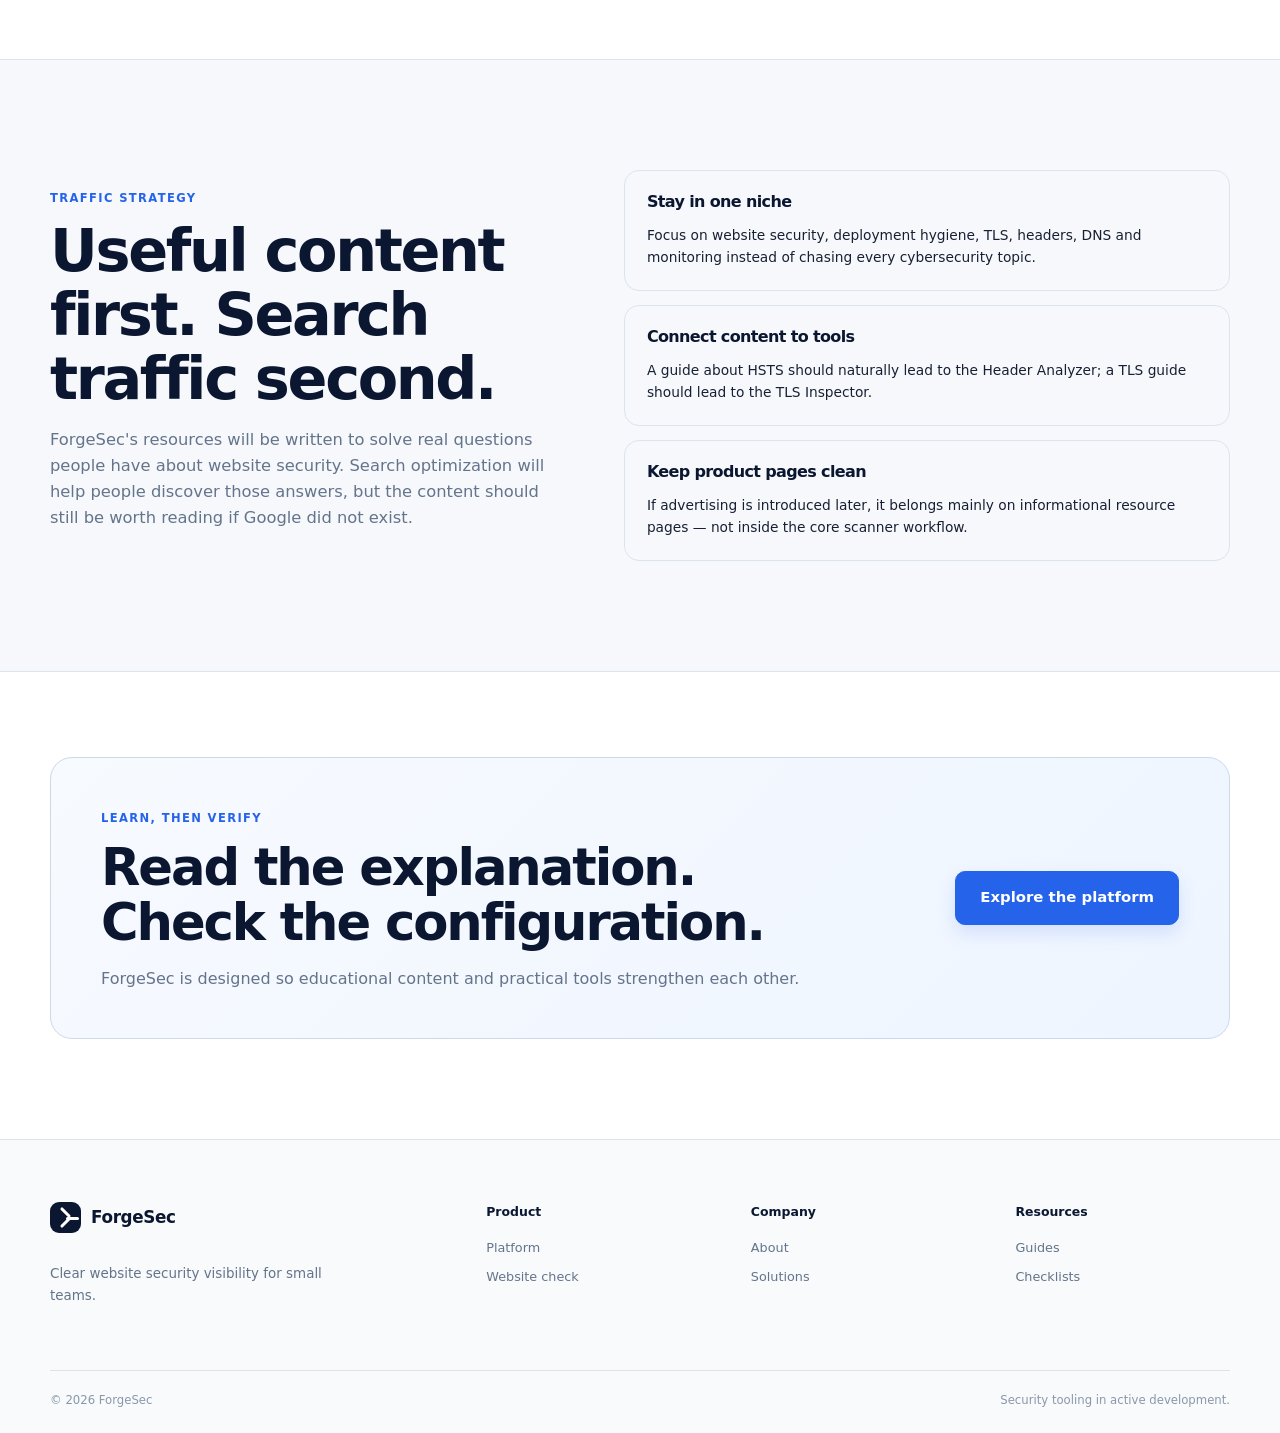
<file: website/writeups.html>
<!doctype html>
<html lang="en">
<head>
  <meta charset="utf-8" />
  <meta name="viewport" content="width=device-width, initial-scale=1" />
  <meta name="description" content="Practical ForgeSec guides for website security, HTTPS, TLS, security headers and DNS." />
  <title>Resources — ForgeSec</title>
  <link rel="stylesheet" href="styles.css" />
</head>
<body>
  <header class="site-header">
    <div class="nav-shell">
      <a class="brand" href="index.html"><span class="brand-symbol"><span></span></span><span>ForgeSec</span></a>
      <nav class="desktop-nav"><a href="tools.html">Platform</a><a href="projects.html">Solutions</a><a href="writeups.html">Resources</a><a href="about.html">About</a></nav>
      <div class="nav-actions"><a class="button small" href="tools.html#scanner">Run a free check</a></div>
    </div>
  </header>

  <main>
    <section class="page-hero">
      <div class="container">
        <span class="eyebrow">ForgeSec resources</span>
        <h1>Practical security knowledge, without the filler.</h1>
        <p>Clear guides, checklists and explainers for people responsible for websites. This section is designed to become ForgeSec's long-term search and education engine.</p>
      </div>
    </section>

    <section class="section">
      <div class="container">
        <div class="section-intro"><span class="eyebrow">Core topics</span><h2>Start with the security controls most websites actually encounter.</h2><p>The first resource library will focus tightly on ForgeSec's product scope instead of publishing unrelated cybersecurity news.</p></div>
        <div class="resource-grid">
          <article class="resource-card"><span class="resource-type">Guide</span><h3>Security headers: what each one actually does</h3><p>A practical explanation of HSTS, CSP, X-Content-Type-Options, Referrer-Policy and other browser-facing controls.</p><a href="#">Article in development →</a></article>
          <article class="resource-card"><span class="resource-type">Guide</span><h3>How HTTPS certificates work</h3><p>Understand certificate chains, hostname validation, expiry, renewal and the common reasons browsers show certificate warnings.</p><a href="#">Article in development →</a></article>
          <article class="resource-card"><span class="resource-type">Checklist</span><h3>Website security checklist for small businesses</h3><p>A straightforward list of configuration and maintenance checks a website owner can review without becoming a security engineer.</p><a href="#">Article in development →</a></article>
          <article class="resource-card"><span class="resource-type">Explainer</span><h3>HTTP to HTTPS redirects: what good looks like</h3><p>Why redirect behavior matters, what to test and where redirect chains can become messy.</p><a href="#">Article in development →</a></article>
          <article class="resource-card"><span class="resource-type">Guide</span><h3>SPF, DKIM and DMARC in plain English</h3><p>How the main email-authentication controls fit together and why domain owners should understand them.</p><a href="#">Article in development →</a></article>
          <article class="resource-card"><span class="resource-type">Explainer</span><h3>What a website security score can and cannot tell you</h3><p>Why automated checks are useful for visibility but should never be confused with a complete penetration test.</p><a href="#">Article in development →</a></article>
        </div>
      </div>
    </section>

    <section class="section soft-section">
      <div class="container split-section">
        <div><span class="eyebrow">Traffic strategy</span><h2>Useful content first. Search traffic second.</h2><p class="section-copy">ForgeSec's resources will be written to solve real questions people have about website security. Search optimization will help people discover those answers, but the content should still be worth reading if Google did not exist.</p></div>
        <div class="principles">
          <article><h3>Stay in one niche</h3><p>Focus on website security, deployment hygiene, TLS, headers, DNS and monitoring instead of chasing every cybersecurity topic.</p></article>
          <article><h3>Connect content to tools</h3><p>A guide about HSTS should naturally lead to the Header Analyzer; a TLS guide should lead to the TLS Inspector.</p></article>
          <article><h3>Keep product pages clean</h3><p>If advertising is introduced later, it belongs mainly on informational resource pages — not inside the core scanner workflow.</p></article>
        </div>
      </div>
    </section>

    <section class="cta-section"><div class="container cta-card"><div><span class="eyebrow">Learn, then verify</span><h2>Read the explanation. Check the configuration.</h2><p>ForgeSec is designed so educational content and practical tools strengthen each other.</p></div><a class="button large" href="tools.html">Explore the platform</a></div></section>
  </main>

  <footer>
    <div class="container footer-grid">
      <div><a class="brand footer-brand" href="index.html"><span class="brand-symbol"><span></span></span><span>ForgeSec</span></a><p>Clear website security visibility for small teams.</p></div>
      <div><b>Product</b><a href="tools.html">Platform</a><a href="tools.html">Website check</a></div>
      <div><b>Company</b><a href="about.html">About</a><a href="projects.html">Solutions</a></div>
      <div><b>Resources</b><a href="writeups.html">Guides</a><a href="writeups.html">Checklists</a></div>
    </div>
    <div class="container footer-bottom"><span>© 2026 ForgeSec</span><span>Security tooling in active development.</span></div>
  </footer>
</body>
</html>
</file>
<file: website/styles.css>
:root {
  --bg: #ffffff;
  --surface: #f6f8fc;
  --surface-2: #eef3f9;
  --navy: #0b1730;
  --text: #172033;
  --muted: #64748b;
  --line: #dbe4ee;
  --line-strong: #c8d5e3;
  --blue: #2563eb;
  --blue-dark: #1d4ed8;
  --blue-soft: #eaf1ff;
  --cyan: #0891b2;
  --violet: #6d5dfc;
  --success: #0f9f6e;
  --success-soft: #e8f8f1;
  --warning: #b7791f;
  --warning-soft: #fff7df;
  --danger: #c2413b;
  --danger-soft: #fff0ee;
  --shadow-sm: 0 1px 2px rgba(15, 23, 42, .04), 0 8px 24px rgba(15, 23, 42, .05);
  --shadow-lg: 0 24px 70px rgba(15, 23, 42, .12);
  --radius: 18px;
}

* { box-sizing: border-box; }
html { scroll-behavior: smooth; }
body {
  margin: 0;
  color: var(--text);
  background: var(--bg);
  font-family: Inter, ui-sans-serif, system-ui, -apple-system, BlinkMacSystemFont, "Segoe UI", sans-serif;
  line-height: 1.6;
  -webkit-font-smoothing: antialiased;
}
body::selection { background: #cfe0ff; color: var(--navy); }
a { color: inherit; text-decoration: none; }
button, input { font: inherit; }
img { max-width: 100%; }
.container { width: min(1180px, calc(100% - 40px)); margin-inline: auto; }

.site-header {
  position: sticky;
  top: 0;
  z-index: 40;
  background: rgba(255,255,255,.92);
  border-bottom: 1px solid rgba(219,228,238,.9);
  backdrop-filter: blur(18px);
}
.nav-shell {
  width: min(1220px, calc(100% - 32px));
  min-height: 74px;
  margin-inline: auto;
  display: flex;
  align-items: center;
  gap: 34px;
}
.brand { display: inline-flex; align-items: center; gap: 10px; font-weight: 800; font-size: 1.05rem; color: var(--navy); letter-spacing: -.02em; }
.brand-symbol {
  width: 31px; height: 31px; border-radius: 9px; background: var(--navy); display: grid; place-items: center; position: relative; overflow: hidden;
}
.brand-symbol::before, .brand-symbol::after, .brand-symbol span::before {
  content: ""; position: absolute; width: 13px; height: 3px; background: #fff; border-radius: 2px;
}
.brand-symbol::before { transform: translateY(-5px) rotate(45deg); }
.brand-symbol::after { transform: translateY(5px) rotate(-45deg); }
.brand-symbol span::before { transform: rotate(0deg); }
.desktop-nav { display: flex; align-items: center; gap: 28px; margin-right: auto; color: #475569; font-size: .92rem; font-weight: 600; }
.desktop-nav a:hover, .text-link:hover { color: var(--blue); }
.nav-actions { display: flex; align-items: center; gap: 18px; }
.text-link { color: #475569; font-size: .9rem; font-weight: 600; }

.button {
  display: inline-flex; align-items: center; justify-content: center; gap: 8px;
  min-height: 48px; padding: 0 19px; border: 1px solid var(--blue); border-radius: 10px;
  background: var(--blue); color: white; font-weight: 750; font-size: .93rem; cursor: pointer;
  box-shadow: 0 8px 18px rgba(37,99,235,.15); transition: .18s ease;
}
.button:hover { background: var(--blue-dark); border-color: var(--blue-dark); transform: translateY(-1px); }
.button.small { min-height: 40px; padding: 0 15px; font-size: .86rem; }
.button.large { min-height: 54px; padding: 0 24px; }
.button.secondary { background: #fff; color: var(--navy); border-color: var(--line-strong); box-shadow: none; }
.button.secondary:hover { border-color: #9fb1c5; background: #f9fbfd; }
.button.light-button { background: white; color: var(--navy); border-color: white; box-shadow: none; margin-top: 24px; }
.button.light-button:hover { background: #eef3f9; border-color: #eef3f9; }

.hero-section {
  overflow: hidden;
  background:
    radial-gradient(circle at 73% 28%, rgba(37,99,235,.10), transparent 28rem),
    radial-gradient(circle at 92% 5%, rgba(8,145,178,.07), transparent 26rem),
    linear-gradient(#fff, #fbfdff);
  border-bottom: 1px solid var(--line);
}
.hero-grid { min-height: 700px; display: grid; grid-template-columns: .92fr 1.08fr; gap: 72px; align-items: center; padding-block: 92px 86px; }
.pill { display: inline-flex; align-items: center; gap: 9px; color: #37506f; border: 1px solid #d9e4f2; background: #f8fbff; border-radius: 999px; padding: 7px 11px; font-weight: 700; font-size: .77rem; }
.pill span { width: 7px; height: 7px; border-radius: 50%; background: var(--blue); box-shadow: 0 0 0 4px rgba(37,99,235,.09); }
h1,h2,h3 { margin: 0; color: var(--navy); line-height: 1.08; letter-spacing: -.04em; }
h1 { margin-top: 20px; font-size: clamp(3.15rem, 6vw, 5.9rem); max-width: 760px; }
h1 em { font-style: normal; color: var(--blue); }
.hero-lead { margin: 25px 0 0; max-width: 650px; color: #526177; font-size: 1.13rem; line-height: 1.75; }
.scan-bar { max-width: 690px; display: grid; grid-template-columns: 1fr auto; gap: 10px; margin-top: 32px; padding: 7px; border: 1px solid var(--line-strong); border-radius: 13px; background: white; box-shadow: var(--shadow-sm); }
.scan-field { display: flex; align-items: center; min-width: 0; }
.scan-icon { margin-left: 12px; color: #7c91aa; font-weight: 800; }
.scan-field input { width: 100%; min-width: 0; border: 0; outline: 0; padding: 11px 12px; background: transparent; color: var(--navy); }
.scan-field input::placeholder { color: #9aa9ba; }
.form-note { margin: 9px 0 0; color: #7b899b; font-size: .75rem; }
.hero-proof { display: flex; flex-wrap: wrap; gap: 14px; align-items: center; margin-top: 30px; color: #7a899b; font-size: .78rem; }
.hero-proof span { margin-right: 4px; }
.hero-proof b { color: #3e536e; font-weight: 700; }

.product-window { border: 1px solid #cfdbe8; border-radius: 18px; overflow: hidden; background: #fff; box-shadow: var(--shadow-lg); transform: perspective(1400px) rotateY(-3deg) rotateX(1deg); }
.window-top { min-height: 47px; display: grid; grid-template-columns: 1fr auto 1fr; align-items: center; padding: 0 15px; background: #f7f9fc; border-bottom: 1px solid var(--line); color: #8290a2; font-size: .72rem; }
.window-dots { display: flex; gap: 6px; }
.window-dots i { width: 8px; height: 8px; border-radius: 50%; background: #d0d9e5; }
.live-badge { justify-self: end; padding: 4px 8px; border-radius: 999px; background: #e9f1ff; color: #315fae; font-weight: 800; }
.window-body { padding: 25px; }
.dashboard-head { display: flex; justify-content: space-between; align-items: start; padding-bottom: 22px; border-bottom: 1px solid var(--line); }
.dashboard-head small { color: #8492a5; }
.dashboard-head h3 { margin-top: 4px; font-size: 1.15rem; }
.score-ring { width: 76px; height: 76px; border: 7px solid #dce9ff; border-top-color: var(--blue); border-right-color: var(--blue); border-radius: 50%; display: grid; place-content: center; text-align: center; }
.score-ring strong { color: var(--navy); font-size: 1.25rem; line-height: 1; }
.score-ring span { color: #8b98a9; font-size: .62rem; }
.summary-row { display: grid; grid-template-columns: repeat(3,1fr); gap: 9px; margin: 19px 0; }
.summary-row > div { display: flex; align-items: center; gap: 8px; padding: 10px 11px; border: 1px solid var(--line); border-radius: 10px; background: #fbfcfe; }
.summary-row p { margin: 0; color: #6d7d90; font-size: .72rem; }
.summary-row b { color: var(--navy); }
.status-dot { width: 8px; height: 8px; border-radius: 50%; }
.status-dot.good { background: var(--success); }.status-dot.warn { background: #d39a30; }.status-dot.bad { background: var(--danger); }
.finding-list { border: 1px solid var(--line); border-radius: 12px; overflow: hidden; }
.finding { display: grid; grid-template-columns: auto 1fr auto; gap: 12px; align-items: center; padding: 13px 14px; border-bottom: 1px solid var(--line); }
.finding:last-child { border-bottom: 0; }
.finding div { display: flex; flex-direction: column; min-width: 0; }
.finding b { color: #25344a; font-size: .78rem; }.finding small { color: #8997a8; font-size: .66rem; }
.check { width: 25px; height: 25px; border-radius: 50%; display: grid; place-items: center; font-weight: 900; font-size: .72rem; }
.check.good { background: var(--success-soft); color: var(--success); }.check.warn { background: var(--warning-soft); color: var(--warning); }.check.bad { background: var(--danger-soft); color: var(--danger); }
.tag { padding: 4px 7px; border-radius: 6px; font-size: .61rem; font-weight: 800; }
.tag.success { background: var(--success-soft); color: var(--success); }.tag.warning { background: var(--warning-soft); color: var(--warning); }.tag.danger { background: var(--danger-soft); color: var(--danger); }

.trust-strip { border-bottom: 1px solid var(--line); background: #fff; }
.trust-row { min-height: 88px; display: flex; align-items: center; justify-content: space-between; gap: 30px; }
.trust-row p { color: #8492a6; font-size: .78rem; font-weight: 700; }
.trust-row div { display: flex; flex-wrap: wrap; gap: 30px; color: #53657c; font-size: .78rem; font-weight: 800; }

.section { padding-block: 110px; }
.soft-section { background: var(--surface); border-top: 1px solid var(--line); border-bottom: 1px solid var(--line); }
.section-intro { max-width: 760px; margin-bottom: 48px; }
.section-intro.centered { text-align: center; margin-inline: auto; }
.eyebrow { display: inline-block; color: var(--blue); text-transform: uppercase; letter-spacing: .12em; font-size: .72rem; font-weight: 850; }
.eyebrow.light { color: #91b6ff; }
.section-intro h2, .split-section h2, .dark-grid h2, .cta-card h2, .page-hero h1 { margin-top: 10px; font-size: clamp(2.4rem, 4.6vw, 4.35rem); }
.section-intro p, .section-copy { color: var(--muted); font-size: 1.02rem; }

.feature-grid { display: grid; grid-template-columns: repeat(4, 1fr); gap: 14px; }
.feature-card { min-height: 285px; padding: 26px; border: 1px solid var(--line); border-radius: var(--radius); background: #fff; box-shadow: 0 1px 2px rgba(15,23,42,.02); transition: .2s ease; }
.feature-card:hover { transform: translateY(-3px); border-color: #b9c9db; box-shadow: var(--shadow-sm); }
.feature-card.featured { background: linear-gradient(180deg,#fff,#f7faff); border-color: #bed0ef; }
.feature-icon { width: 42px; height: 42px; border-radius: 11px; display: grid; place-items: center; margin-bottom: 52px; font-weight: 900; }
.feature-icon.blue { background: #e8f0ff; color: var(--blue); }.feature-icon.violet { background: #efedff; color: var(--violet); }.feature-icon.cyan { background: #e6f8fb; color: var(--cyan); }.feature-icon.navy { background: #e9edf4; color: var(--navy); }
.feature-card h3 { font-size: 1.25rem; }.feature-card p { color: var(--muted); font-size: .91rem; }.feature-card a { display: inline-flex; gap: 8px; margin-top: 14px; color: var(--blue); font-weight: 800; font-size: .82rem; }

.split-section { display: grid; grid-template-columns: .9fr 1.1fr; gap: 78px; align-items: center; }
.benefit-list { padding: 0; margin: 32px 0 0; list-style: none; }
.benefit-list li { display: grid; grid-template-columns: 40px 1fr; gap: 16px; padding: 18px 0; border-top: 1px solid var(--line); }
.benefit-list li > span { color: var(--blue); font-size: .72rem; font-weight: 850; }
.benefit-list b { color: var(--navy); }.benefit-list p { margin: 3px 0 0; color: var(--muted); font-size: .88rem; }
.report-card { padding: 27px; border: 1px solid #cdd9e6; border-radius: 20px; background: white; box-shadow: var(--shadow-sm); }
.report-title { display: flex; justify-content: space-between; gap: 18px; align-items: start; padding-bottom: 20px; border-bottom: 1px solid var(--line); }
.report-title small { color: #8594a8; }.report-title h3 { margin-top: 5px; font-size: 1.23rem; }
.severity { padding: 6px 9px; border-radius: 7px; font-size: .68rem; font-weight: 850; }.severity.medium { background: var(--warning-soft); color: var(--warning); }
.report-block { padding: 18px 0; border-bottom: 1px solid var(--line); }.report-block b { color: #2b3b52; font-size: .83rem; }.report-block p { margin: 6px 0 0; color: #64748b; font-size: .86rem; }
.report-meta { display: flex; flex-wrap: wrap; gap: 14px; padding-top: 17px; color: #8695a8; font-size: .7rem; }

.audience-grid { display: grid; grid-template-columns: repeat(4,1fr); border-top: 1px solid var(--line); border-bottom: 1px solid var(--line); }
.audience-grid article { padding: 26px 24px 32px; border-right: 1px solid var(--line); }.audience-grid article:last-child { border-right: 0; }
.audience-grid article > span { color: #9aabc0; font-size: .68rem; font-weight: 850; }.audience-grid h3 { margin-top: 40px; font-size: 1.14rem; }.audience-grid p { color: var(--muted); font-size: .86rem; }

.dark-section { background: var(--navy); color: white; }
.dark-grid { display: grid; grid-template-columns: .9fr 1.1fr; gap: 75px; align-items: center; }
.dark-grid h2 { color: white; }.dark-grid p { color: #aebbd0; max-width: 610px; }
.resource-stack { border-top: 1px solid rgba(255,255,255,.14); }
.resource-stack a { display: grid; grid-template-columns: 85px 1fr auto; gap: 16px; align-items: center; padding: 20px 0; border-bottom: 1px solid rgba(255,255,255,.14); }
.resource-stack span { color: #7fa7f5; font-size: .69rem; font-weight: 850; text-transform: uppercase; letter-spacing: .08em; }.resource-stack b { color: #f5f8ff; font-size: .91rem; }.resource-stack i { color: #87a8df; font-style: normal; }

.cta-section { padding: 85px 0 100px; background: #fff; }
.cta-card { display: flex; justify-content: space-between; align-items: center; gap: 50px; padding: 46px 50px; border: 1px solid #cbd9eb; border-radius: 22px; background: linear-gradient(135deg,#f7faff,#eef5ff); }
.cta-card h2 { max-width: 760px; font-size: clamp(2rem,4vw,3.3rem); }.cta-card p { color: var(--muted); margin-bottom: 0; }

footer { background: #f8fafc; border-top: 1px solid var(--line); padding: 62px 0 24px; }
.footer-grid { display: grid; grid-template-columns: 1.8fr repeat(3,1fr); gap: 50px; }
.footer-grid > div { display: flex; flex-direction: column; align-items: flex-start; gap: 9px; }
.footer-brand { margin-bottom: 8px; }.footer-grid p { max-width: 300px; color: var(--muted); font-size: .84rem; }.footer-grid b { color: var(--navy); font-size: .78rem; margin-bottom: 7px; }.footer-grid a:not(.brand) { color: #64748b; font-size: .8rem; }.footer-grid a:hover { color: var(--blue); }
.footer-bottom { display: flex; justify-content: space-between; gap: 20px; margin-top: 50px; padding-top: 20px; border-top: 1px solid var(--line); color: #8a98aa; font-size: .73rem; }

/* Inner pages */
.page-hero { padding: 96px 0 70px; background: linear-gradient(180deg,#fbfdff,#fff); border-bottom: 1px solid var(--line); }
.page-hero .container { max-width: 920px; margin-left: max(20px, calc((100vw - min(1180px, calc(100vw - 40px))) / 2)); }
.page-hero h1 { margin-top: 12px; max-width: 850px; }.page-hero p { max-width: 720px; color: var(--muted); font-size: 1.08rem; }
.tool-grid, .solution-grid, .resource-grid { display: grid; grid-template-columns: repeat(3,1fr); gap: 16px; }
.tool-card, .solution-card, .resource-card { padding: 27px; border: 1px solid var(--line); border-radius: var(--radius); background: white; }
.tool-card h3,.solution-card h3,.resource-card h3 { margin-top: 24px; font-size: 1.2rem; }.tool-card p,.solution-card p,.resource-card p { color: var(--muted); font-size: .88rem; }
.tool-state { display: inline-flex; padding: 5px 8px; border-radius: 999px; background: #edf3ff; color: #3c67ad; font-size: .64rem; font-weight: 850; text-transform: uppercase; letter-spacing: .05em; }
.demo-shell { max-width: 920px; margin: 0 auto; padding: 30px; border: 1px solid var(--line); border-radius: 20px; background: white; box-shadow: var(--shadow-sm); }
.demo-shell .scan-bar { max-width: none; }
.demo-results { margin-top: 22px; display: none; }.demo-results.visible { display: block; }
.demo-banner { padding: 12px 14px; border-radius: 10px; background: #fff8e6; color: #80631b; border: 1px solid #f0dfad; font-size: .78rem; margin-bottom: 16px; }
.resource-card { min-height: 260px; display: flex; flex-direction: column; }.resource-card .resource-type { color: var(--blue); text-transform: uppercase; letter-spacing: .09em; font-size: .66rem; font-weight: 850; }.resource-card a { margin-top: auto; color: var(--blue); font-size: .8rem; font-weight: 800; }
.about-panel { display: grid; grid-template-columns: .9fr 1.1fr; gap: 70px; }.about-panel p { color: var(--muted); }.principles { display: grid; gap: 14px; }.principles article { padding: 22px; border: 1px solid var(--line); border-radius: 15px; }.principles h3 { font-size: 1rem; }.principles p { margin-bottom: 0; font-size: .86rem; }

@media (max-width: 980px) {
  .desktop-nav, .desktop-only { display: none; }
  .nav-shell { justify-content: space-between; }
  .hero-grid, .split-section, .dark-grid, .about-panel { grid-template-columns: 1fr; gap: 50px; }
  .hero-grid { padding-block: 72px; }
  .product-window { transform: none; }
  .feature-grid, .audience-grid { grid-template-columns: repeat(2,1fr); }
  .feature-card { min-height: 250px; }.feature-icon { margin-bottom: 35px; }
  .audience-grid article:nth-child(2) { border-right: 0; }.audience-grid article:nth-child(-n+2) { border-bottom: 1px solid var(--line); }
  .footer-grid { grid-template-columns: 1.5fr 1fr 1fr; }.footer-grid > div:last-child { display: none; }
  .tool-grid,.solution-grid,.resource-grid { grid-template-columns: repeat(2,1fr); }
}

@media (max-width: 650px) {
  .container { width: min(100% - 26px, 1180px); }
  .nav-shell { width: calc(100% - 22px); min-height: 66px; }.nav-actions .button { display: none; }
  .hero-grid { min-height: auto; padding-block: 58px 60px; }.pill { font-size: .7rem; }
  h1 { font-size: clamp(2.8rem, 15vw, 4.4rem); }.hero-lead { font-size: 1rem; }
  .scan-bar { grid-template-columns: 1fr; padding: 8px; }.scan-bar .button { width: 100%; }
  .window-body { padding: 17px; }.window-top { grid-template-columns: 1fr auto; }.window-top > span:nth-child(2) { display: none; }
  .summary-row { grid-template-columns: 1fr; }.finding { grid-template-columns: auto 1fr; }.finding .tag { display: none; }
  .trust-row { padding-block: 22px; align-items: flex-start; flex-direction: column; gap: 10px; }.trust-row div { gap: 14px; }
  .section { padding-block: 76px; }.feature-grid,.audience-grid,.tool-grid,.solution-grid,.resource-grid { grid-template-columns: 1fr; }
  .audience-grid article { border-right: 0; border-bottom: 1px solid var(--line); }.audience-grid article:last-child { border-bottom: 0; }
  .resource-stack a { grid-template-columns: 65px 1fr; }.resource-stack i { display: none; }
  .cta-card { flex-direction: column; align-items: flex-start; padding: 30px 26px; }
  .footer-grid { grid-template-columns: 1fr 1fr; }.footer-grid > div:first-child { grid-column: 1 / -1; }.footer-grid > div:last-child { display: none; }
  .footer-bottom { flex-direction: column; }
  .page-hero { padding: 70px 0 52px; }.page-hero .container { margin-inline: auto; }
}
</file>
<file: website/scanner.css>
.button:disabled {
  cursor: wait;
  opacity: .68;
  transform: none;
}

.scan-message {
  margin-top: 16px;
  padding: 13px 15px;
  border: 1px solid var(--line);
  border-radius: 10px;
  font-size: .82rem;
  font-weight: 650;
}

.scan-message.loading {
  color: #315fae;
  background: #f3f7ff;
  border-color: #cfddf5;
}

.scan-message.error {
  color: #9e352f;
  background: var(--danger-soft);
  border-color: #efcbc7;
}

.live-results {
  scroll-margin-top: 100px;
}

.result-topline {
  display: flex;
  align-items: center;
  justify-content: space-between;
  gap: 18px;
  margin-bottom: 18px;
  padding: 14px 16px;
  border: 1px solid var(--line);
  border-radius: 11px;
  background: #f8faff;
}

.result-topline > div {
  display: flex;
  align-items: center;
  gap: 10px;
}

.result-topline span,
.scan-timestamp {
  color: #7a899d;
  font-size: .72rem;
}

.result-topline b {
  color: var(--navy);
  font-size: .82rem;
}

.live-dashboard-head {
  align-items: center;
}

.grade-label {
  display: inline-flex;
  margin: 8px 0 0;
  padding: 4px 8px;
  border-radius: 999px;
  background: var(--blue-soft);
  color: var(--blue-dark);
  font-size: .69rem;
  font-weight: 800;
}

.result-meta-grid {
  display: grid;
  grid-template-columns: repeat(3, 1fr);
  gap: 12px;
  margin: 20px 0 26px;
}

.result-meta-card {
  min-width: 0;
  padding: 16px;
  border: 1px solid var(--line);
  border-radius: 12px;
  background: #fbfcfe;
}

.result-meta-card span {
  display: block;
  margin-bottom: 6px;
  color: #8391a4;
  font-size: .67rem;
  font-weight: 750;
  text-transform: uppercase;
  letter-spacing: .05em;
}

.result-meta-card b {
  display: block;
  color: var(--navy);
  font-size: .9rem;
  overflow-wrap: anywhere;
}

.result-meta-card small {
  display: block;
  margin-top: 5px;
  color: var(--muted);
  font-size: .69rem;
  overflow-wrap: anywhere;
}

.result-section-title {
  display: flex;
  justify-content: space-between;
  align-items: end;
  gap: 20px;
  margin: 8px 0 13px;
}

.result-section-title span {
  color: var(--blue);
  font-size: .68rem;
  font-weight: 850;
  text-transform: uppercase;
  letter-spacing: .08em;
}

.result-section-title h3 {
  margin-top: 3px;
  font-size: 1.15rem;
}

.result-section-title > small {
  color: #8997aa;
  font-size: .7rem;
}

.live-finding-list {
  border-radius: 14px;
}

.live-finding {
  align-items: start;
  padding: 16px;
}

.live-finding .finding-copy {
  gap: 4px;
}

.live-finding .finding-copy > b {
  font-size: .83rem;
}

.live-finding .finding-copy > small {
  color: #69798d;
  font-size: .72rem;
  line-height: 1.55;
  white-space: normal;
  overflow-wrap: anywhere;
}

.finding-recommendation {
  margin: 6px 0 0;
  color: #52657b;
  font-size: .7rem;
  line-height: 1.55;
}

.finding-recommendation b {
  color: #374b64;
  font-size: inherit;
}

.check.info {
  background: #edf3ff;
  color: #3c67ad;
}

.tag.info {
  background: #edf3ff;
  color: #3c67ad;
}

.scope-note {
  margin: 15px 0 0;
  color: #8997a9;
  font-size: .7rem;
  line-height: 1.55;
}

.live-state {
  background: var(--success-soft);
  color: var(--success);
}

.scanner-principles {
  align-items: start;
}

@media (max-width: 760px) {
  .result-topline,
  .result-section-title {
    align-items: flex-start;
    flex-direction: column;
  }

  .result-topline > div {
    align-items: flex-start;
    flex-direction: column;
    gap: 2px;
  }

  .result-meta-grid {
    grid-template-columns: 1fr;
  }

  .live-finding {
    grid-template-columns: auto 1fr;
  }

  .live-finding .tag {
    grid-column: 2;
    justify-self: start;
  }
}
</file>
